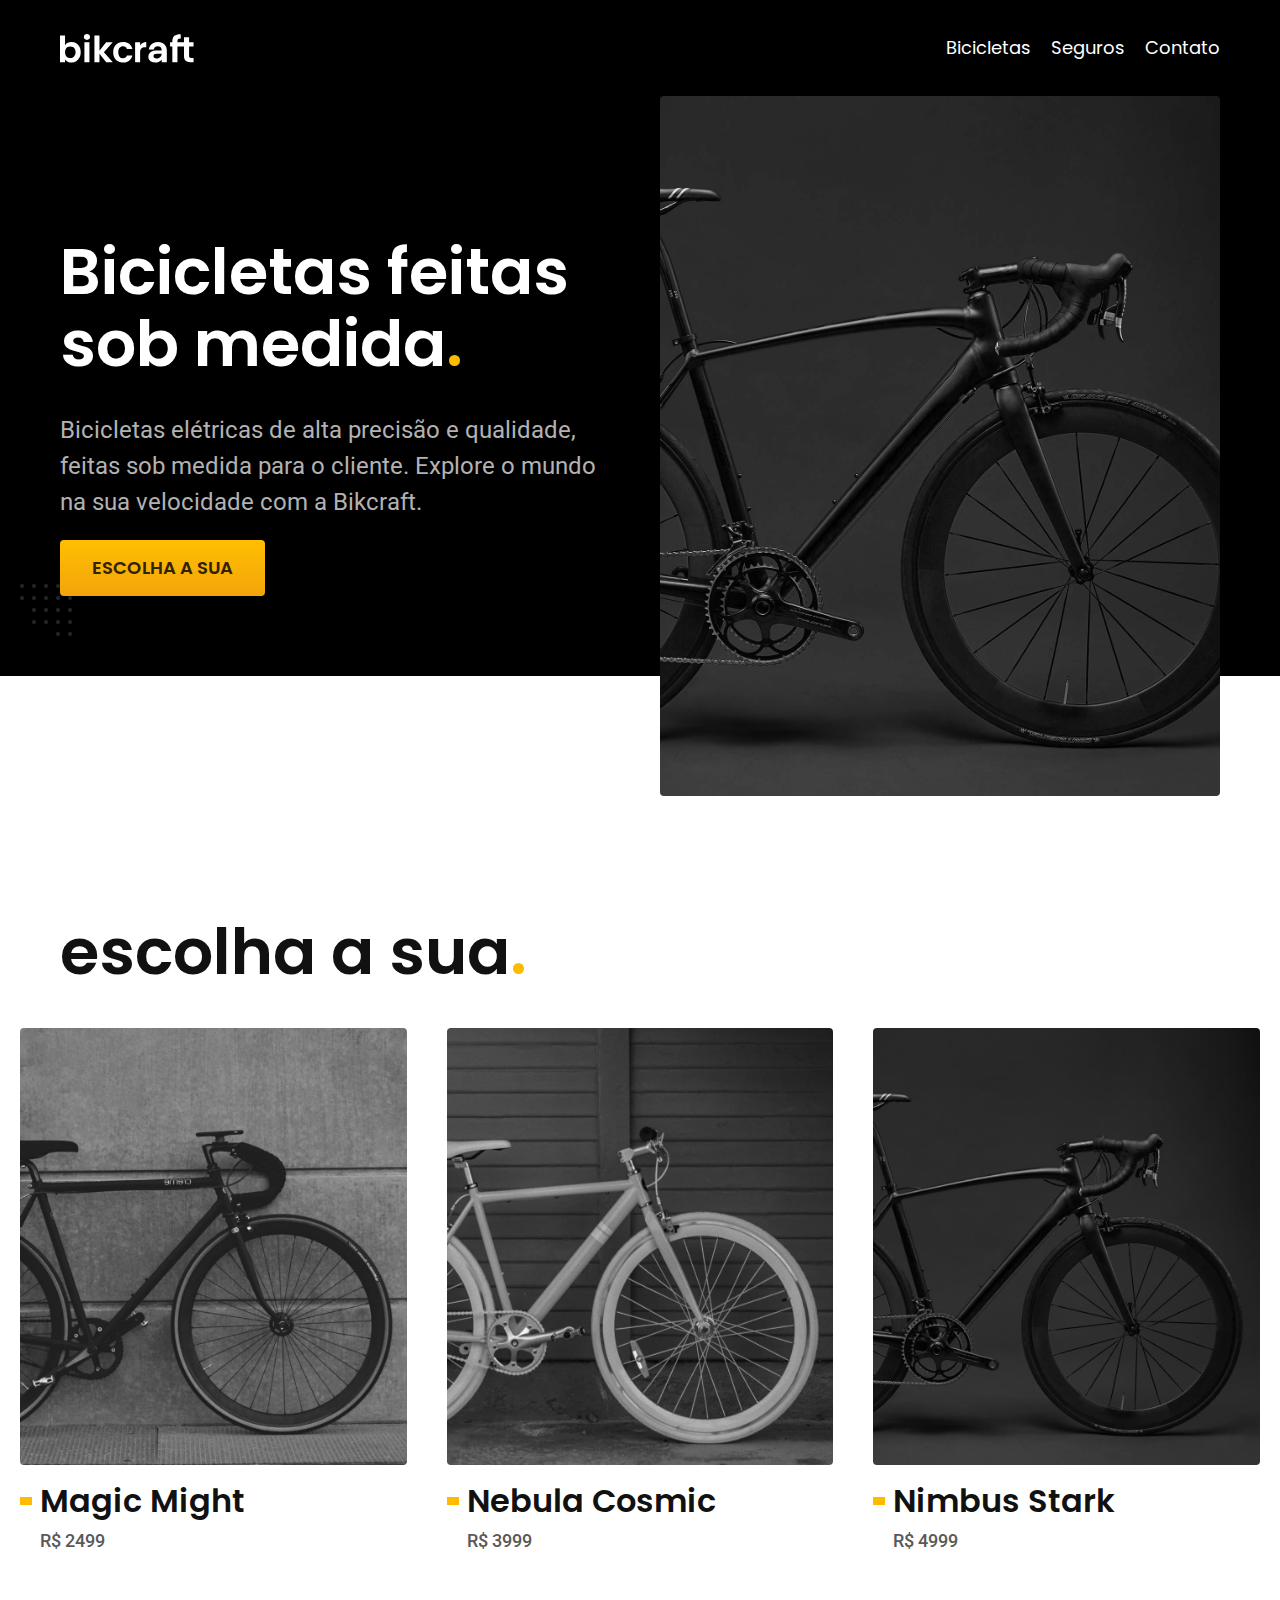
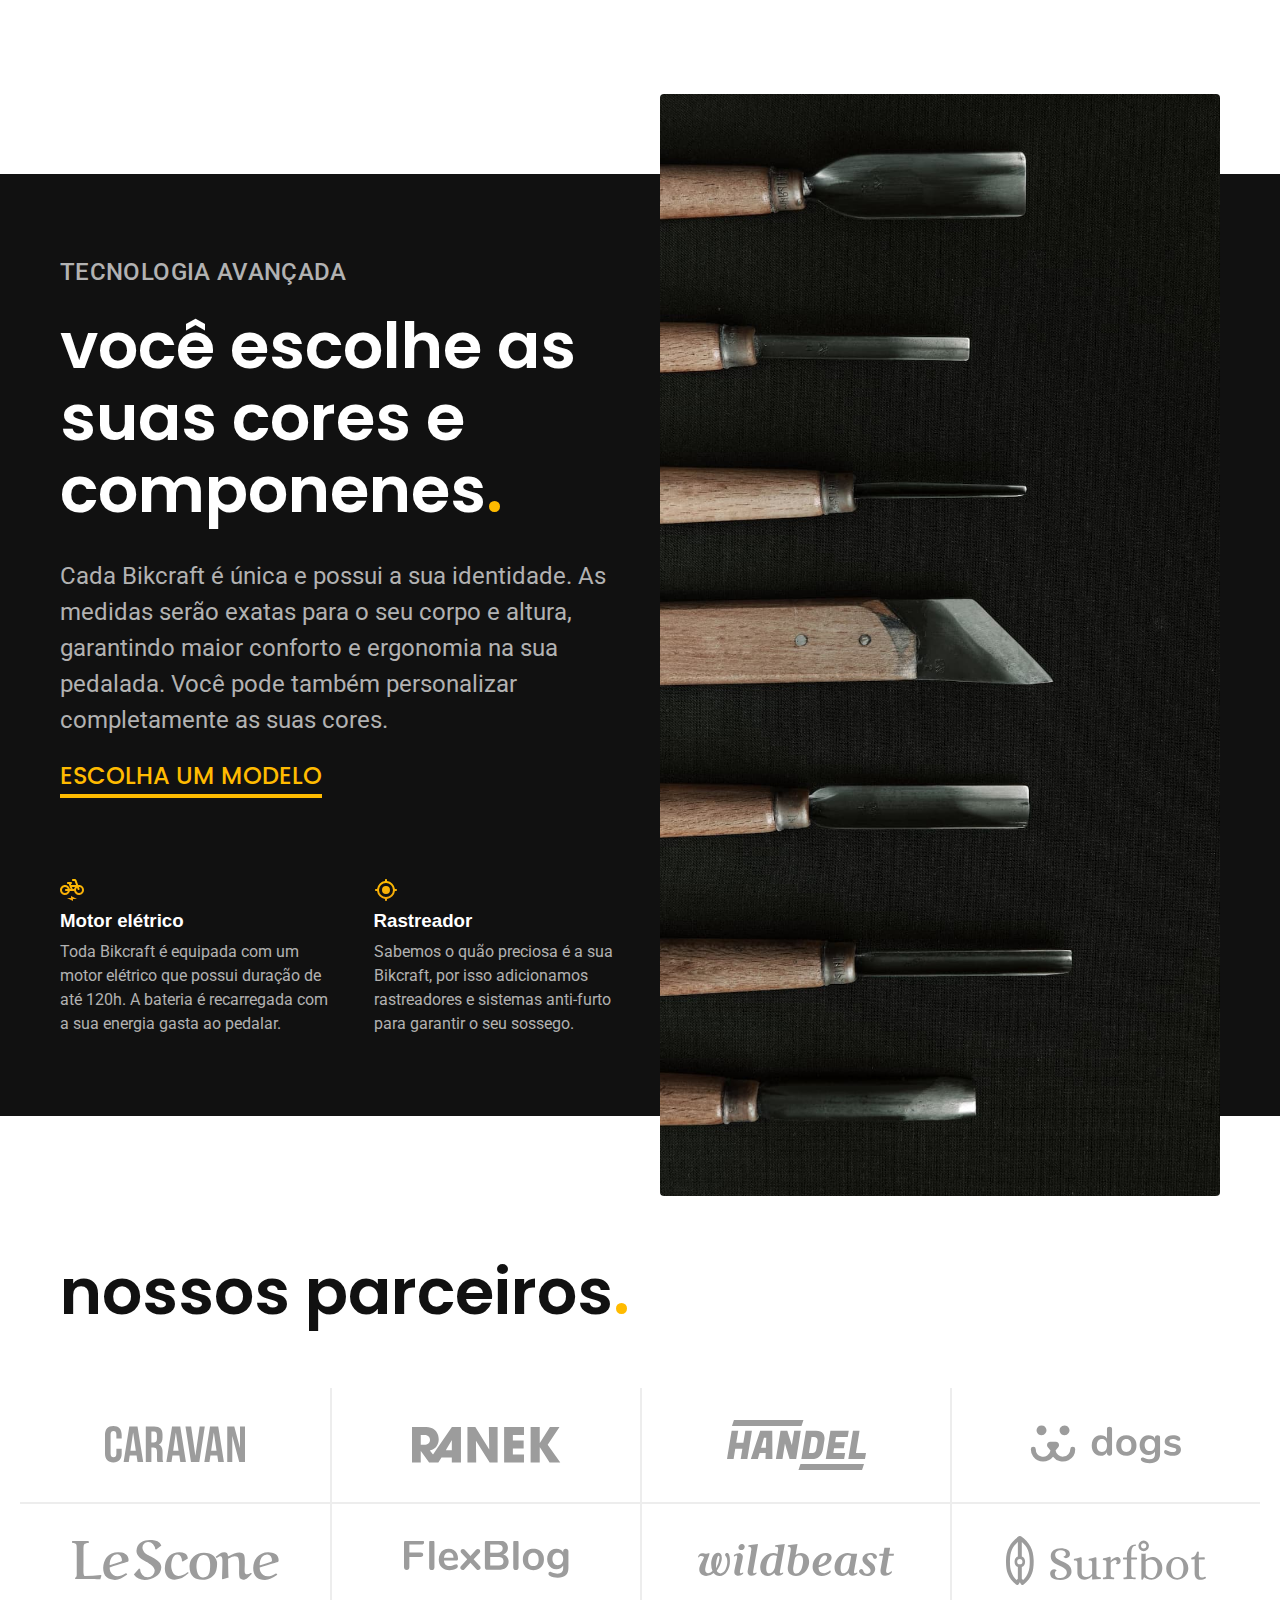
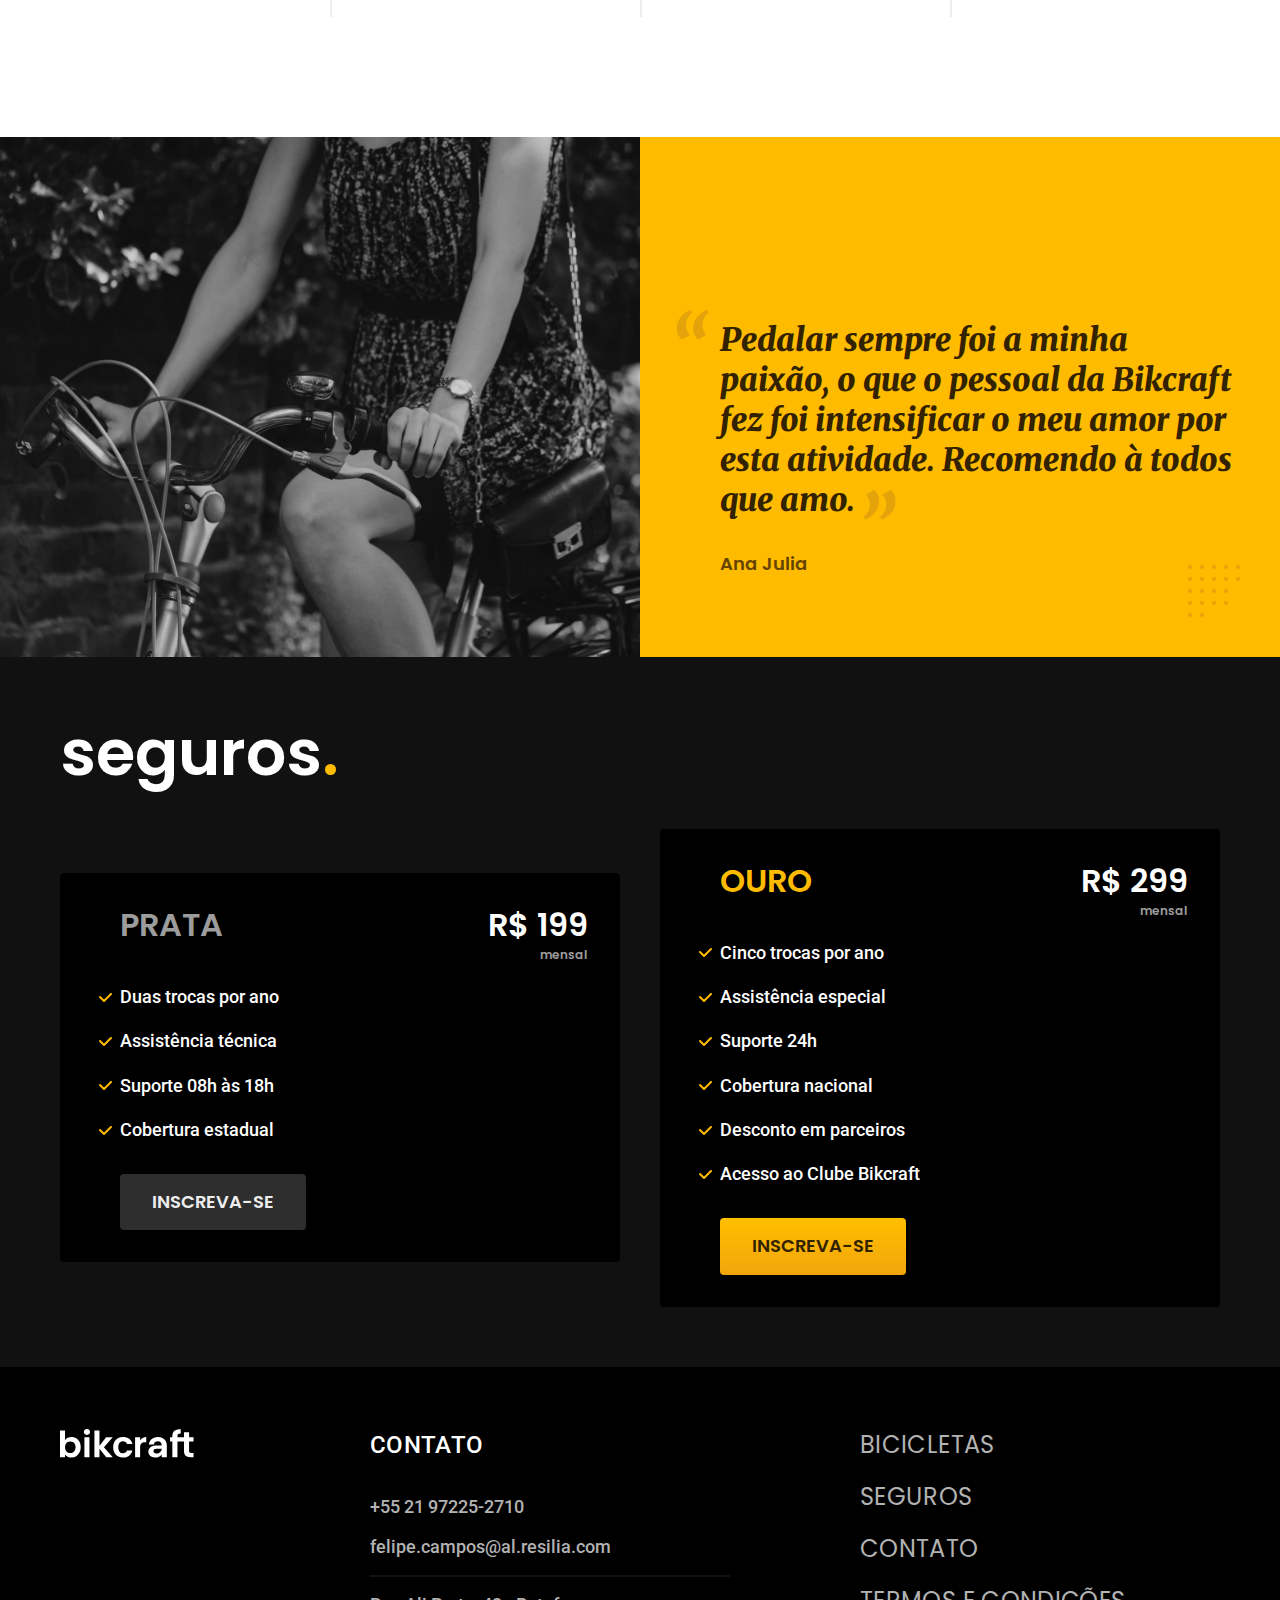
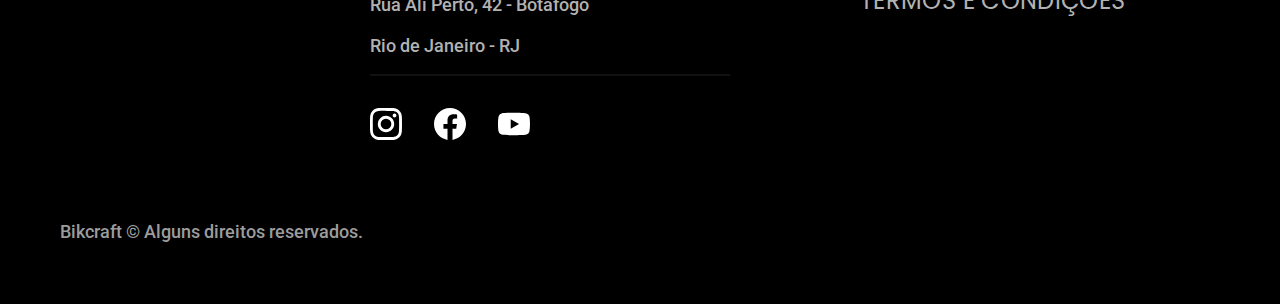
<file: index.html>
<!DOCTYPE html>
<html lang="pt-br">
<head>
    <meta charset="UTF-8">
    <meta http-equiv="X-UA-Compatible" content="IE=edge">
    <meta name="viewport" content="width=device-width, initial-scale=1.0">
    <meta name="description" content="Bicicletas elétricas de alta precisão e qualidade,  feitas sob medida para o cliente. Explore o mundo na sua velocidade com a Bikcraft.">
    <link rel="icon" type="image/x-icon" href="favicon.svg">
    <title>Bikcraft</title>
    <link rel="preconnect" href="https://fonts.googleapis.com">
    <link rel="preconnect" href="https://fonts.gstatic.com" crossorigin>
    <link href="https://fonts.googleapis.com/css2?family=Merriweather:ital,wght@1,900&family=Poppins:wght@400;600&family=Roboto:wght@400;500&display=swap" rel="stylesheet">
    <link rel="preload" href="css/style.min.css" as="style">
    <link rel="stylesheet" href="css/style.min.css">

    <script>document.documentElement.classList.add('js')</script>
</head>
<body>
    <header class="header-bg">
        <div class="header-container container">
            <a href="./"><img src="./img/bikcraft.svg" alt="Bikcraft"></a>
            <nav aria-label="primaria">
            <ul class="header-menu font-1-m cor-0">
                <li><a href="bicicletas.html">Bicicletas</a></li>
                <li><a href="seguros.html">Seguros</a></li>
                <li><a href="contato.html">Contato</a></li>
            </ul>
        </nav>
        </div>
    </header>

    <main class="intro-bg">
        <div class="container introducao">
            <div class="introducao-conteudo">
                <h1 class="font-1-xxl cor-0 fadeInDown" data-anime="200" >Bicicletas feitas sob medida<span class="cor-p1">.</span></h1>
                <p class="font-2-l cor-5 fadeInDown" data-anime="400">Bicicletas elétricas de alta precisão e qualidade,  feitas sob medida para o cliente. Explore o mundo na sua velocidade com a Bikcraft.</p>
                <a class="botao fadeInDown" href="bicicletas.html" data-anime="600">Escolha a sua</a>
            </div>
            <picture data-anime="800" class="fadeInDown">
                <source media="(max-width: 800px)" srcset="./img/bicicletas/nimbus.jpg">
                <img src="./img/fotos/introducao.jpg" alt="Bicidleta Eletrica preta">
            </picture>
            <div class="introducao-imagem">
                
            </div>
        </div>
    </main>

    <article class="bicicletas-lista">
        <h2 class="container font-1-xxl">escolha a sua<span class="cor-p1">.</span></h2>

        <ul>
            <li>
                <a href="./bicicletas/magic.html">
                    <img src="./img/bicicletas/magic-home.jpg" alt="Bicicleta preta">
                    <h3 class="font-1-xl ">Magic Might</h3>
                    <span class="font-2-m cor-8">R$ 2499</span>
                </a>
            </li>
            <li>
                <a href="./bicicletas/nebula.html">
                    <img src="./img/bicicletas/nebula-home.jpg" alt="Bicicleta preta">
                    <h3 class="font-1-xl ">Nebula Cosmic</h3>
                    <span class="font-2-m cor-8">R$ 3999</span>
                </a>
            </li>
            <li>
                <a href="./bicicletas/nimbus.html">
                    <img src="./img/bicicletas/nimbus-home.jpg" alt="Bicicleta preta">
                    <h3 class="font-1-xl ">Nimbus Stark</h3>
                    <span class="font-2-m cor-8">R$ 4999</span>
                </a>
            </li>
        </ul>
    </article>

    <article class="tecnologia-bg">
        <div class="tecnologia container">
            <div class="tecnologia-conteudo">
                <span class="font-2-l-b cor-5">Tecnologia Avançada</span>
                <h2 class="font-1-xxl cor-0">você escolhe as suas cores e componenes<span class="cor-p1">.</span></h2>
                <p class="font-2-l cor-5">Cada Bikcraft é única e possui a sua identidade. As medidas serão exatas para o seu corpo e altura, garantindo maior conforto e ergonomia na sua pedalada. Você pode também personalizar completamente as suas cores.</p>
                <a class="link" href="./bicicletas.html">Escolha um modelo</a>
                <div class="tecnologia-vantagem">
                    <div>
                        <img src="./img/icones/eletrica.svg" alt="">
                        <h3 class="gont-1-m cor-0">Motor elétrico</h3>
                        <p class="font-2-s cor-5">Toda Bikcraft é equipada com um motor elétrico que possui duração de até 120h. A bateria é recarregada com a sua energia gasta ao pedalar.</p>
                    </div>
                    <div>
                        <img src="./img/icones/rastreador.svg" alt="">
                        <h3 class="gont-1-m cor-0">Rastreador</h3>
                        <p class="font-2-s cor-5" >Sabemos o quão preciosa é a sua Bikcraft, por isso adicionamos rastreadores e sistemas anti-furto para garantir o seu sossego.</p>
                    </div>
                </div>
            </div>
            <div class="tecnologia-imagem">
                <img src="./img/fotos/tecnologia.jpg" alt="imagem decorativa">
            </div>
        </div>
    </article>

    <section class="parceiros" aria-label="nossos parceiros">
        <h2 class="container font-1-xxl">nossos parceiros<span class="cor-p1">.</span></h2>

        <ul>
            <li><img src="./img/parceiros/caravan.svg" alt="caravan"></li>
            <li><img src="./img/parceiros/ranek.svg" alt="ranek"></li>
            <li><img src="./img/parceiros/handel.svg" alt="handel"></li>
            <li><img src="./img/parceiros/dogs.svg" alt="dogs"></li>
            <li><img src="./img/parceiros/lescone.svg" alt="lescone"></li>
            <li><img src="./img/parceiros/flexblog.svg" alt="flexblog"></li>
            <li><img src="./img/parceiros/wildbeast.svg" alt="wildbeast"></li>
            <li><img src="./img/parceiros/surfbot.svg" alt="surfbot"></li>
        </ul>
    </section>

    <section class="depoimento" aria-label="depoimento">
        <div>
            <img src="./img/fotos/depoimento.jpg" alt="Pessoa pedalando uma bicicleta bikcraft">
        </div>
        <div class="depoimento-conteudo">
            <blockquote class="font-1-xl cor-p5">
                <p >Pedalar sempre foi a minha paixão, o que o pessoal da Bikcraft fez foi intensificar o meu amor por esta atividade. Recomendo à todos que amo.</p> 
            </blockquote>
            <span class="font-1-m-b cor-p4">Ana Julia</span>
        </div>
    </section>
    <article class="seguros-bg">
        <div class="seguros container">
            <h2 class="font-1-xxl cor-0">seguros<span class="cor-p1">.</span></h2>
            <div class="seguros-item">
                <h3 class="font-1-xl cor-6">PRATA</h3>
                <span class="font-1-xl cor-0">R$ 199 <span class="font-1-xs cor-6">mensal</span></span>
                <ul class="font-2-m cor-0">
                    <li>Duas trocas por ano</li>
                    <li>Assistência técnica</li>
                    <li>Suporte 08h às 18h</li>
                    <li>Cobertura estadual</li>
                </ul>
                <a class="botao secundario" href="./orcamento.html?tipo=seguro&produto=prata">Inscreva-se</a>
            </div>

            <div class="seguros-item">
                <h3 class="font-1-xl cor-p1">OURO</h3>
                <span class="font-1-xl cor-0">R$ 299 <span class="font-1-xs cor-6">mensal</span></span>
                <ul class="font-2-m cor-0">
                    <li>Cinco trocas por ano</li>
                    <li>Assistência especial</li>
                    <li>Suporte 24h</li>
                    <li>Cobertura nacional</li>
                    <li>Desconto em parceiros</li>
                    <li>Acesso ao Clube Bikcraft</li>
                </ul>
                <a class="botao" href="./orcamento.html?tipo=seguro&produto=ouro">Inscreva-se</a>
            </div>
        </div>
    </article>
    <footer class="footer-bg">
        <div class="footer container">
            <img src="./img/bikcraft.svg" alt="bikcraft">
            <div class="footer-contato">
                <h3 class="font-2-l-b cor-0">Contato</h3>
                <ul class="cor-5 font-2-m">
                    <li><a href="tel:+5521972252710">+55 21 97225-2710</a></li>
                    <li><a href="mailto:felipe.campos@al.resilia.com">felipe.campos@al.resilia.com</a></li>
                    <li>Rua Ali Perto, 42 - Botafogo</li>
                    <li>Rio de Janeiro - RJ</li>
                </ul>
                <div class="footer-redes">
                    <a href="./"><img src="./img/redes/instagram.svg" alt="instagram link"></a>
                    <a href="./"><img src="./img/redes/facebook.svg" alt="facebook link"></a>
                    <a href="./"><img src="./img/redes/youtube.svg" alt="youtube link"></a>
                </div>
            </div>
            <div class="footer-informacoes">
                <h3 class="font-2-l-b cor-0">
                    <nav>
                        <ul class="font-1-l cor-5">
                            <li><a href="./bicicletas.html">Bicicletas</a></li>
                            <li><a href="./seguros.html">Seguros</a></li>
                            <li><a href="./contato.html">Contato</a></li>
                            <li><a href="./termos.html">Termos e Condições</a></li>
                        </ul>
                    </nav>
                </h3>
            </div>
            <div class="font-2-m cor-6 footer-copy">
                <p>Bikcraft © Alguns direitos reservados.</p>
            </div>
        </div>
    </footer>
    <script src="./js/plugins/simple-anime.js "></script>
    <script src="./js/script.js"></script>
</body>
</html>
</file>
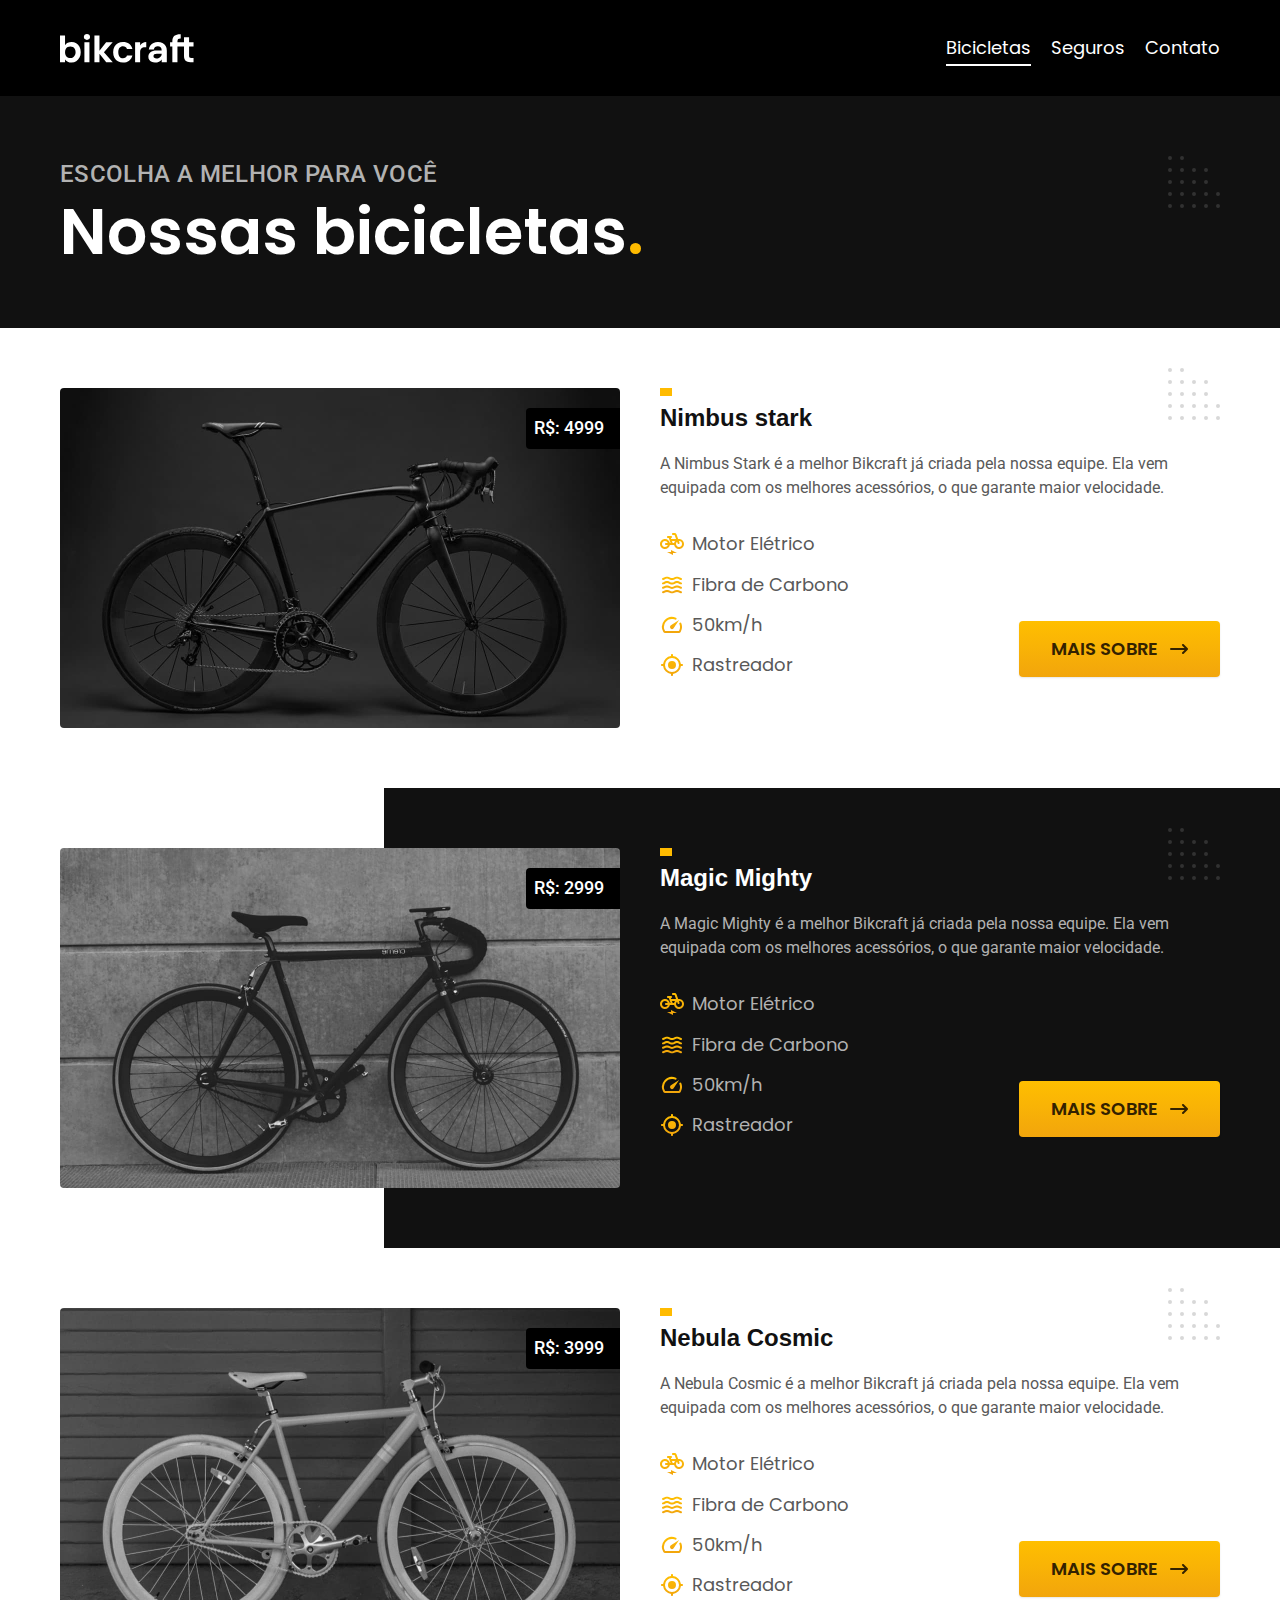
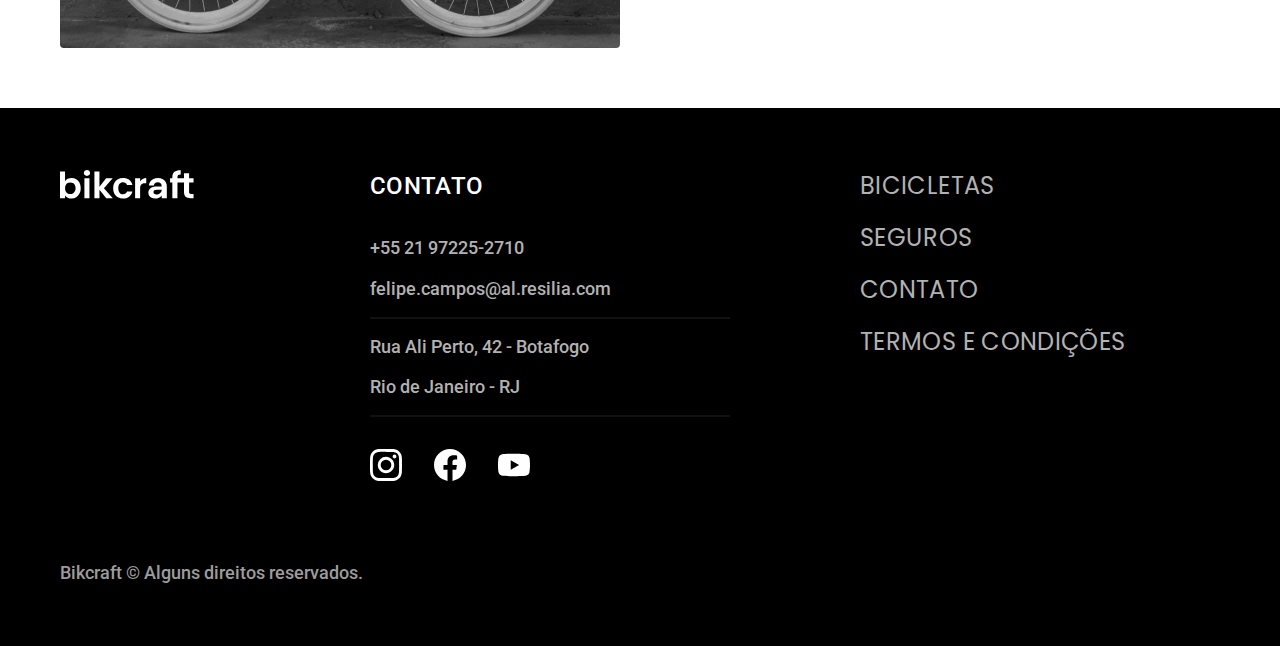
<file: bicicletas.html>
<!DOCTYPE html>
<html lang="pt-br">
<head>
    <meta charset="UTF-8">
    <meta http-equiv="X-UA-Compatible" content="IE=edge">
    <meta name="viewport" content="width=device-width, initial-scale=1.0">
    <meta name="description" content="Termos e condições">
    <link rel="icon" type="image/x-icon" href="favicon.svg">
    <title>Bicicletas - Bikcraft</title>
    <link rel="preconnect" href="https://fonts.googleapis.com">
    <link rel="preconnect" href="https://fonts.gstatic.com" crossorigin>
    <link href="https://fonts.googleapis.com/css2?family=Merriweather:ital,wght@1,900&family=Poppins:wght@400;600&family=Roboto:wght@400;500&display=swap" rel="stylesheet">
    <link rel="preload" href="css/style.min.css" as="style">
    <link rel="stylesheet" href="css/style.min.css">
    <script>document.documentElement.classList.add('js')</script>
</head>
<body id="bicicletas">
    <header class="header-bg">
        <div class="header-container container">
            <a href="./"><img src="./img/bikcraft.svg" alt="Bikcraft"></a>
            <nav aria-label="primaria">
            <ul class="header-menu font-1-m cor-0">
                <li><a href="bicicletas.html">Bicicletas</a></li>
                <li><a href="seguros.html">Seguros</a></li>
                <li><a href="contato.html">Contato</a></li>
            </ul>
        </nav>
        </div>
    </header>

    <main>
        <div class="titulo-bg">
            <div class="titulo container">
                <p class="font-2-l-b cor-5">Escolha a melhor para você</p>
                <h1 class="font-1-xxl cor-0"> Nossas bicicletas<span class="cor-p1">.</span></h1>
            </div>
        </div>

        <div class="bicicletas container">
            <div class="bicicletas-imagem">
                <img src="./img/bicicletas/nimbus.jpg" alt="bicicleta preta">
                <span class="font-2-m cor-0">R$: 4999</span>
            </div>
            <div class="bicicletas-conteudo">
                <h2 class="font-1-x-l">Nimbus stark</h2>
                <p class="font-2-s cor-8">A Nimbus Stark é a melhor Bikcraft já criada pela nossa equipe. Ela vem equipada com os melhores acessórios, o que garante maior velocidade.</p>
                <ul class="font-1-m cor-8">
                    <li><img src="./img/icones/eletrica.svg" alt="">Motor Elétrico</li>
                    <li><img src="./img/icones/carbono.svg" alt="">Fibra de Carbono</li>
                    <li><img src="./img/icones/velocidade.svg" alt="">50km/h</li>
                    <li><img src="./img/icones/rastreador.svg" alt="">Rastreador</li>
                </ul>
                <a class="botao seta" href="./bicicletas/nimbus.html">Mais Sobre</a>
            </div>
        </div>

        <div class="bicicletas-bg">
            <div class="bicicletas container">
                <div class="bicicletas-imagem">
                    <img src="./img/bicicletas/magic.jpg" alt="bicicleta preta">
                    <span class="font-2-m cor-0">R$: 2999</span>
                </div>
                <div class="bicicletas-conteudo">
                    <h2 class="font-1-x-l cor-0">Magic Mighty</h2>
                    <p class="font-2-s cor-5">A Magic Mighty é a melhor Bikcraft já criada pela nossa equipe. Ela vem equipada com os melhores acessórios, o que garante maior velocidade.</p>
                    <ul class="font-1-m cor-5">
                        <li><img src="./img/icones/eletrica.svg" alt="">Motor Elétrico</li>
                        <li><img src="./img/icones/carbono.svg" alt="">Fibra de Carbono</li>
                        <li><img src="./img/icones/velocidade.svg" alt="">50km/h</li>
                        <li><img src="./img/icones/rastreador.svg" alt="">Rastreador</li>
                    </ul>
                    <a class="botao seta" href="./bicicletas/magic.html">Mais Sobre</a>
                </div>
            </div>
        </div>

        <div class="bicicletas container">
            <div class="bicicletas-imagem">
                <img src="./img/bicicletas/nebula.jpg" alt="bicicleta preta">
                <span class="font-2-m cor-0">R$: 3999</span>
            </div>
            <div class="bicicletas-conteudo">
                <h2 class="font-1-x-l">Nebula Cosmic</h2>
                <p class="font-2-s cor-8">A Nebula Cosmic é a melhor Bikcraft já criada pela nossa equipe. Ela vem equipada com os melhores acessórios, o que garante maior velocidade.</p>
                <ul class="font-1-m cor-8">
                    <li><img src="./img/icones/eletrica.svg" alt="">Motor Elétrico</li>
                    <li><img src="./img/icones/carbono.svg" alt="">Fibra de Carbono</li>
                    <li><img src="./img/icones/velocidade.svg" alt="">50km/h</li>
                    <li><img src="./img/icones/rastreador.svg" alt="">Rastreador</li>
                </ul>
                <a class="botao seta" href="./bicicletas/nebula.html">Mais Sobre</a>
            </div>
        </div>
    </main>

    <footer class="footer-bg">
        <div class="footer container">
            <img src="./img/bikcraft.svg" alt="bikcraft">
            <div class="footer-contato">
                <h3 class="font-2-l-b cor-0">Contato</h3>
                <ul class="cor-5 font-2-m">
                    <li><a href="tel:+5521972252710">+55 21 97225-2710</a></li>
                    <li><a href="mailto:felipe.campos@al.resilia.com">felipe.campos@al.resilia.com</a></li>
                    <li>Rua Ali Perto, 42 - Botafogo</li>
                    <li>Rio de Janeiro - RJ</li>
                </ul>
                <div class="footer-redes">
                    <a href="./"><img src="./img/redes/instagram.svg" alt="instagram link"></a>
                    <a href="./"><img src="./img/redes/facebook.svg" alt="facebook link"></a>
                    <a href="./"><img src="./img/redes/youtube.svg" alt="youtube link"></a>
                </div>
            </div>
            <div class="footer-informacoes">
                <h3 class="font-2-l-b cor-0">
                    <nav>
                        <ul class="font-1-l cor-5">
                            <li><a href="./bicicletas.html">Bicicletas</a></li>
                            <li><a href="./seguros.html">Seguros</a></li>
                            <li><a href="./contato.html">Contato</a></li>
                            <li><a href="./termos.html">Termos e Condições</a></li>
                        </ul>
                    </nav>
                </h3>
            </div>
            <div class="font-2-m cor-6 footer-copy">
                <p>Bikcraft © Alguns direitos reservados.</p>
            </div>
        </div>
    </footer>

    <script src="./js/script.js"></script>
</body>
</html>
</file>
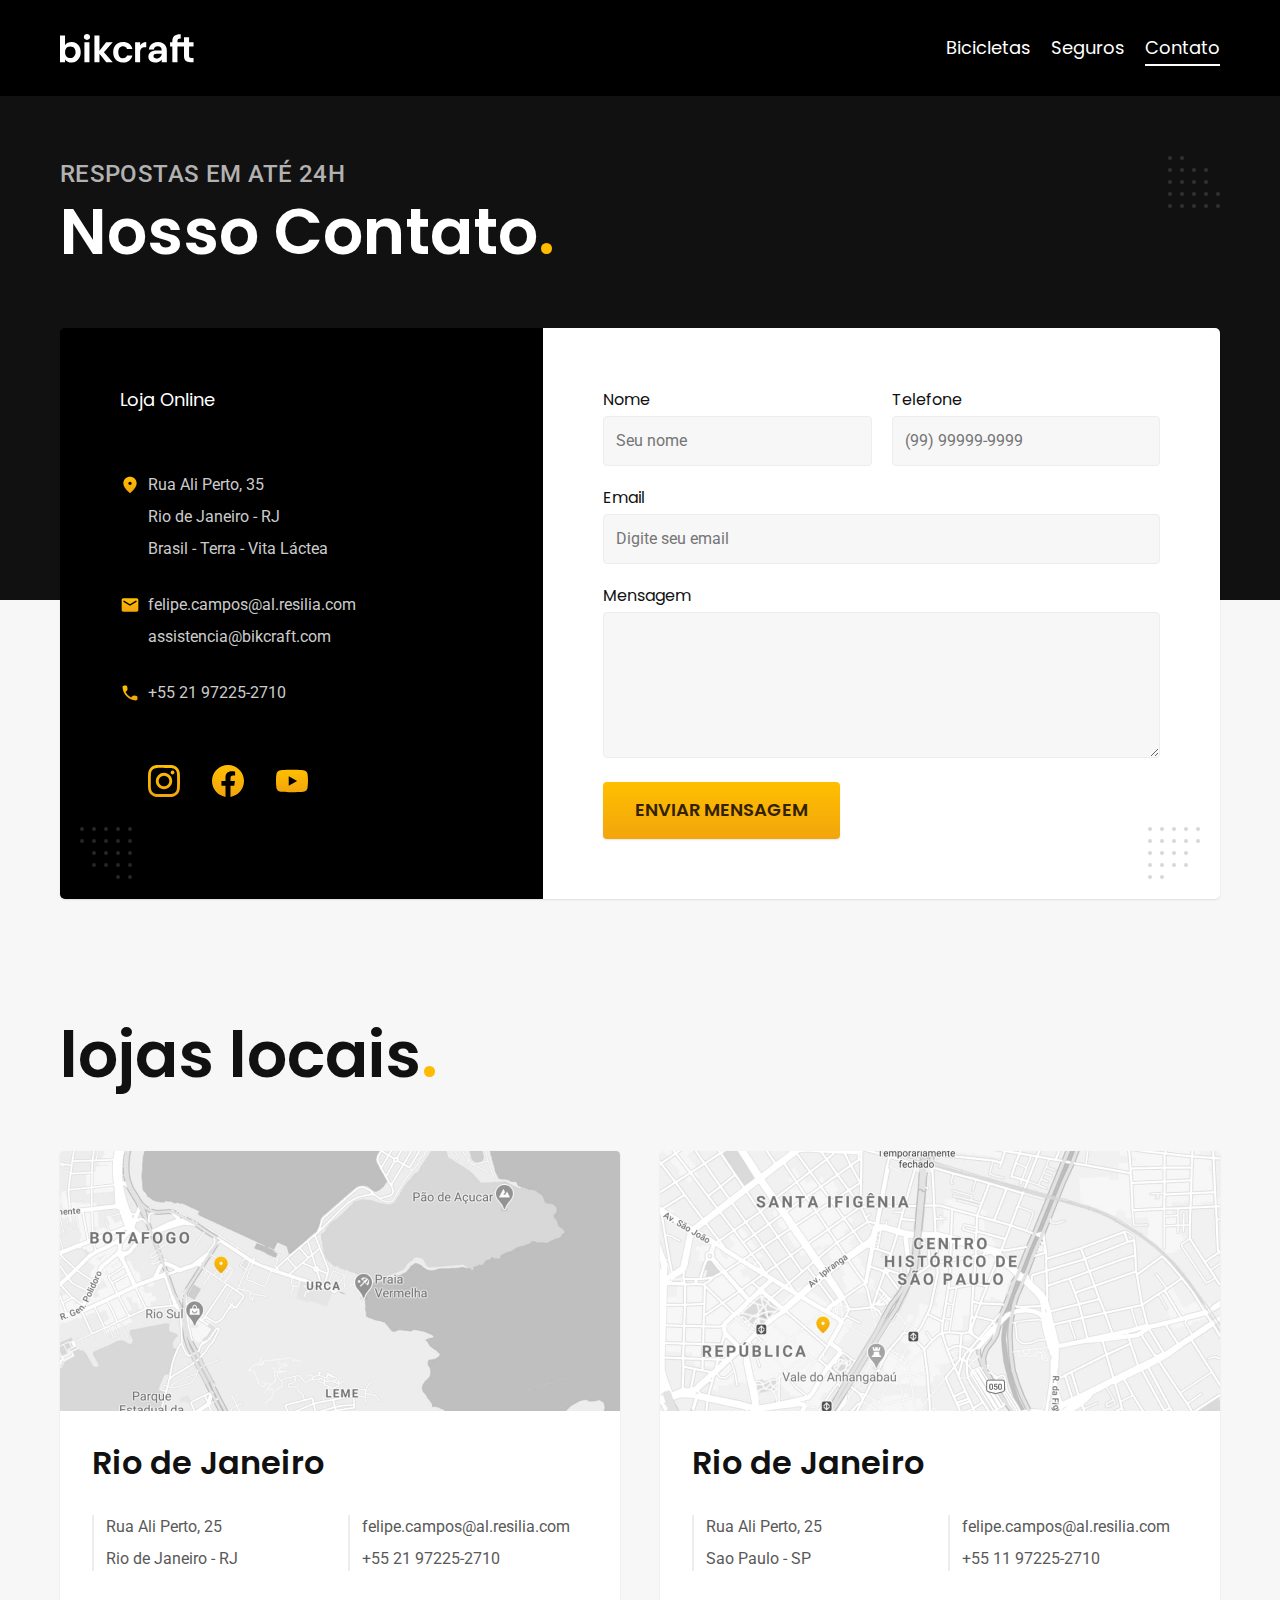
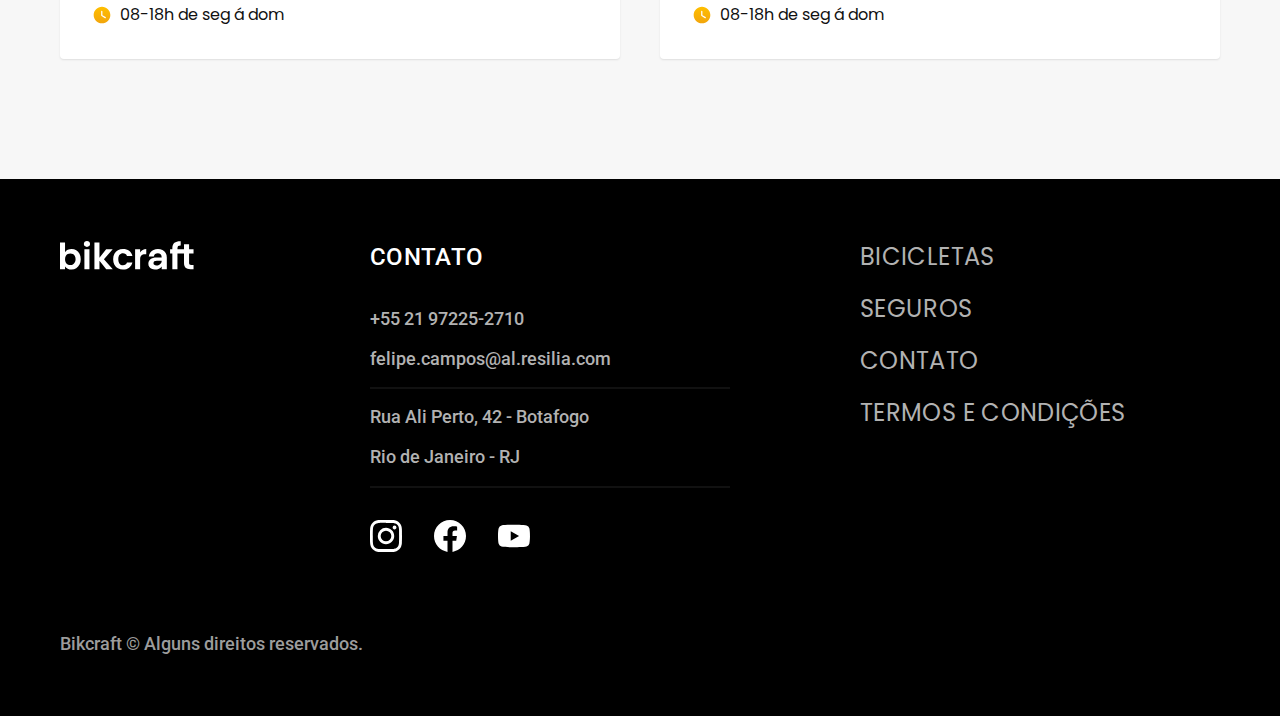
<file: contato.html>
<!DOCTYPE html>
<html lang="pt-br">
<head>
    <meta charset="UTF-8">
    <meta http-equiv="X-UA-Compatible" content="IE=edge">
    <meta name="viewport" content="width=device-width, initial-scale=1.0">
    <meta name="description" content="Termos e condições">
    <link rel="icon" type="image/x-icon" href="favicon.svg">
    <title>Contato - Bikcraft</title>
    <link rel="preconnect" href="https://fonts.googleapis.com">
    <link rel="preconnect" href="https://fonts.gstatic.com" crossorigin>
    <link href="https://fonts.googleapis.com/css2?family=Merriweather:ital,wght@1,900&family=Poppins:wght@400;600&family=Roboto:wght@400;500&display=swap" rel="stylesheet">
    <link rel="preload" href="css/style.min.css" as="style">
    <link rel="stylesheet" href="css/style.min.css">
    <script>document.documentElement.classList.add('js')</script>
</head>
<body id="contato">
    <header class="header-bg">
        <div class="header-container container">
            <a href="./"><img src="./img/bikcraft.svg" alt="Bikcraft"></a>
            <nav aria-label="primaria">
            <ul class="header-menu font-1-m cor-0">
                <li><a href="./bicicletas.html">Bicicletas</a></li>
                <li><a href="./seguros.html">Seguros</a></li>
                <li><a href="./contato.html">Contato</a></li>
            </ul>
        </nav>
        </div>
    </header>

    <main>
        <div class="titulo-bg">
            <div class="titulo container">
                <p class="font-2-l-b cor-5">Respostas em até 24h</p>
                <h1 class="font-1-xxl cor-0">Nosso Contato<span class="cor-p1">.</span></h1>
            </div>
        </div>

        <div class="container contato">
            <section aria-label="Endereço" class="contato-dados">
                <h2 class="font-1-m cor-0">Loja Online</h2>
                <div class="contato-endereco font-2-s cor-4">
                    <p>Rua Ali Perto, 35</p>
                    <p>Rio de Janeiro - RJ</p>
                    <p>Brasil - Terra - Vita Láctea</p>
                </div>
                <address class="contato-meios font-2-s cor-4">
                    <a href="mailto:felipe.campos@al.resilia.com">felipe.campos@al.resilia.com</a>
                    <a href="mailto:felipe.campos@al.resilia.com">assistencia@bikcraft.com</a>
                    <a href="tel:+5521972252710">+55 21 97225-2710</a>
                </address>
                <div class="contato-redes">
                    <a href="./"><img src="./img/redes/instagram-p.svg" alt="instagram link"></a>
                    <a href="./"><img src="./img/redes/facebook-p.svg" alt="facebook link"></a>
                    <a href="./"><img src="./img/redes/youtube-p.svg" alt="youtube link"></a>
                </div>
            </section>
            <section aria-label="Formulário" class="contato-formulario">
                <form class="form" action="./contato.html">
                    <div>
                        <label for="nome">Nome</label>
                        <input type="text" id="nome" name="nome" placeholder="Seu nome">
                    </div>
                    <div>
                        <label for="telefone">Telefone</label>
                        <input type="text" id="telefone" name="telefone" placeholder="(99) 99999-9999">
                    </div>
                    <div class="col-2">
                        <label for="email">Email</label>
                        <input type="email" id="email" name="email" placeholder="Digite seu email">
                    </div>
                    <div class="col-2">
                        <label for="mensagem">Mensagem</label>
                        <textarea rows="5" id="mensagem" name="mensagem"></textarea>
                    </div>
                    <button class="botao col-2">Enviar Mensagem</button>
                </form>
            </section>
        </div>
    </main>

    <article class="lojas container">
        <h2 class="font-1-xxl">lojas locais<span class="cor-p1">.</span></h2>
        <div class="lojas-item">
            <img src="./img/lojas/rj.jpg" alt=" mapa margando o endereço em rua aliperto, 25, Rio de Janeiro, RJ">
            <div class="lojas-conteudo">
                <h3 class="font-1-xl">Rio de Janeiro</h3>
                <div class="lojas-dados font-2-s cor-8 ">
                    <p>Rua Ali Perto, 25</p>
                    <p>Rio de Janeiro - RJ</p>
                </div>
                <div class="lojas-dados font-2-s cor-8 ">
                    <a href="mailto:felipe.campos@al.resilia.com">felipe.campos@al.resilia.com</a>
                    <a href="tel:+5521972252710">+55 21 97225-2710</a>
                </div>
                <p class="lojas-tempo font-1-s"><img src="./img/icones/horario.svg" alt="">08-18h de seg á dom</p>
            </div>
        </div>
        <div class="lojas-item">
            <img src="./img/lojas/sp.jpg" alt=" mapa margando o endereço em rua aliperto, 25, São Paulo, SP">
            <div class="lojas-conteudo">
                <h3 class="font-1-xl">Rio de Janeiro</h3>
                <div class="lojas-dados font-2-s cor-8 ">
                    <p>Rua Ali Perto, 25</p>
                    <p>Sao Paulo - SP</p>
                </div>
                <div class="lojas-dados font-2-s cor-8 ">
                    <a href="mailto:felipe.campos@al.resilia.com">felipe.campos@al.resilia.com</a>
                    <a href="tel:+5521972252710">+55 11 97225-2710</a>
                </div>
                <p class="lojas-tempo font-1-s"><img src="./img/icones/horario.svg" alt="">08-18h de seg á dom</p>
            </div>
        </div>
    </article>

    <footer class="footer-bg">
        <div class="footer container">
            <img src="./img/bikcraft.svg" alt="bikcraft">
            <div class="footer-contato">
                <h3 class="font-2-l-b cor-0">Contato</h3>
                <ul class="cor-5 font-2-m">
                    <li><a href="tel:+5521972252710">+55 21 97225-2710</a></li>
                    <li><a href="mailto:felipe.campos@al.resilia.com">felipe.campos@al.resilia.com</a></li>
                    <li>Rua Ali Perto, 42 - Botafogo</li>
                    <li>Rio de Janeiro - RJ</li>
                </ul>
                <div class="footer-redes">
                    <a href="./"><img src="./img/redes/instagram.svg" alt="instagram link"></a>
                    <a href="./"><img src="./img/redes/facebook.svg" alt="facebook link"></a>
                    <a href="./"><img src="./img/redes/youtube.svg" alt="youtube link"></a>
                </div>
            </div>
            <div class="footer-informacoes">
                <h3 class="font-2-l-b cor-0">
                    <nav>
                        <ul class="font-1-l cor-5">
                            <li><a href="./bicicletas.html">Bicicletas</a></li>
                            <li><a href="./seguros.html">Seguros</a></li>
                            <li><a href="./contato.html">Contato</a></li>
                            <li><a href="./termos.html">Termos e Condições</a></li>
                        </ul>
                    </nav>
                </h3>
            </div>
            <div class="font-2-m cor-6 footer-copy">
                <p>Bikcraft © Alguns direitos reservados.</p>
            </div>
        </div>
    </footer>

    <script src="./js/script.js"></script>
</body>
</html>
</file>
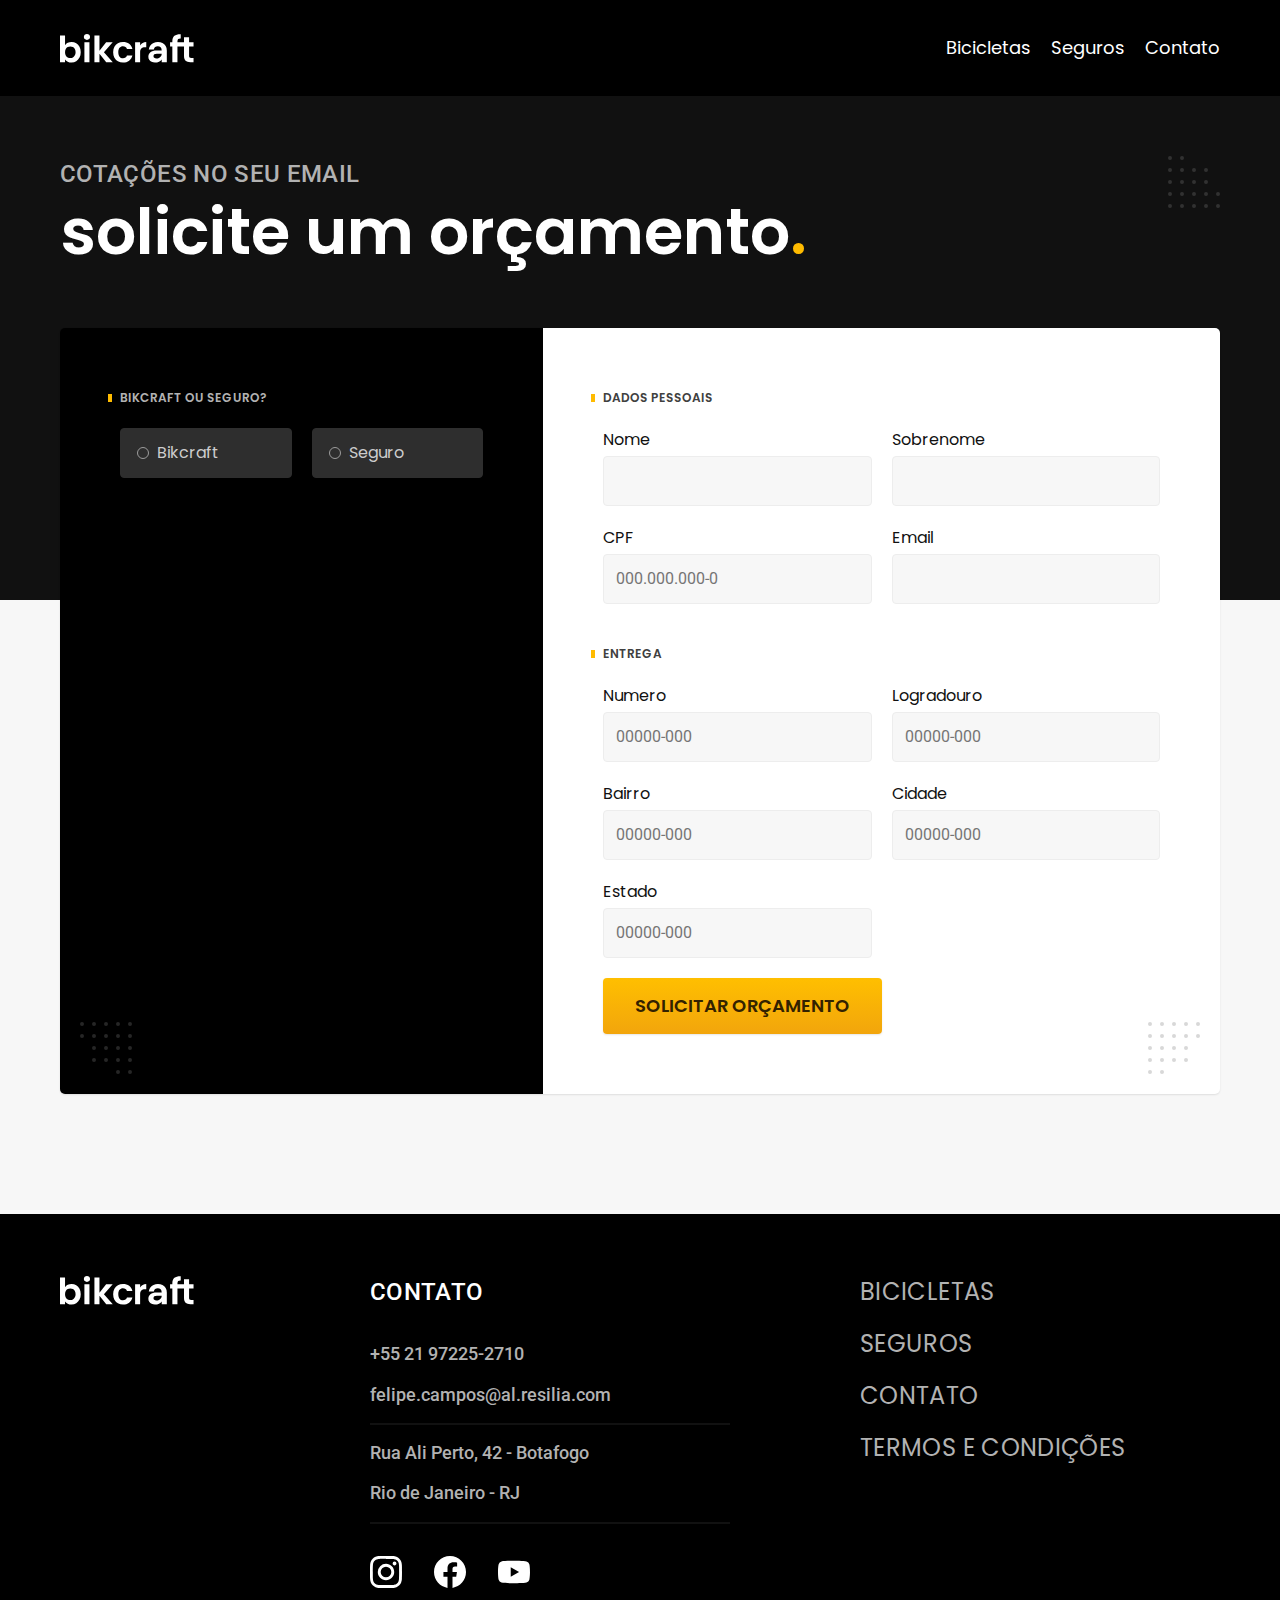
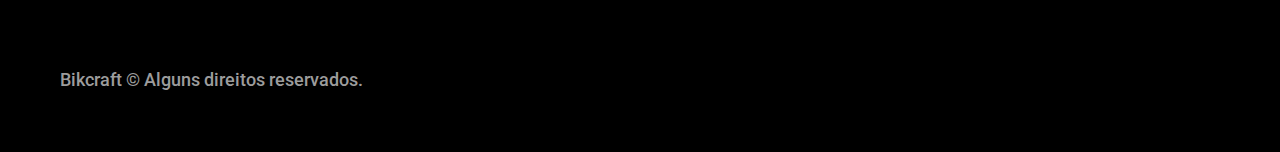
<file: orcamento.html>
<!DOCTYPE html>
<html lang="pt-br">
<head>
    <meta charset="UTF-8">
    <meta http-equiv="X-UA-Compatible" content="IE=edge">
    <meta name="viewport" content="width=device-width, initial-scale=1.0">
    <meta name="description" content="Termos e condições">
    <link rel="icon" type="image/x-icon" href="favicon.svg">
    <title>Orçamento - Bikcraft</title>
    <link rel="preconnect" href="https://fonts.googleapis.com">
    <link rel="preconnect" href="https://fonts.gstatic.com" crossorigin>
    <link href="https://fonts.googleapis.com/css2?family=Merriweather:ital,wght@1,900&family=Poppins:wght@400;600&family=Roboto:wght@400;500&display=swap" rel="stylesheet">
    <link rel="preload" href="css/style.min.css" as="style">
    <link rel="stylesheet" href="css/style.min.css">
    <script>document.documentElement.classList.add('js')</script>
</head>
<body id="orcamento">
    <header class="header-bg">
        <div class="header-container container">
            <a href="./"><img src="./img/bikcraft.svg" alt="Bikcraft"></a>
            <nav aria-label="primaria">
            <ul class="header-menu font-1-m cor-0">
                <li><a href="bicicletas.html">Bicicletas</a></li>
                <li><a href="seguros.html">Seguros</a></li>
                <li><a href="contato.html">Contato</a></li>
            </ul>
        </nav>
        </div>
    </header>

    <main>
        <div class="titulo-bg">
            <div class="titulo container">
                <p class="font-2-l-b cor-5">Cotações no seu email</p>
                <h1 class="font-1-xxl cor-0">solicite um orçamento<span class="cor-p1">.</span></h1>
            </div>
        </div>

        <form class="orcamento container" action="./">
            <div class="orcamento-produto">
                <h2 class="font-1-xs cor-5">Bikcraft ou seguro?</h2>
                <input type="radio" name="tipo" value="bikcraft" id="bikcraft">
                <label for="bikcraft">Bikcraft</label>

                <input type="radio" name="tipo" value="seguro" id="seguro">
                <label for="seguro">Seguro</label>

                <div class="orcamento-conteudo" id="orcamento-bikcraft">
                    <h2 class="font-1-xs cor-5">Escolha a Sua</h2>

                    <input type="radio" name="produto" value="nimbus" id="nimbus">
                    <label for="nimbus">Nimbus Stark <span>R$ 4999</span></label>
                    <div class="orcamento-detalhes">
                        <ul class="font-1-xs cor-8">
                            <li><img src="./img/icones/eletrica.svg" alt="">Motor elétrico</li>
                            <li><img src="./img/icones/carbono.svg" alt="">Carbono</li>
                            <li><img src="./img/icones/velocidade.svg" alt="">50 km/h</li>
                            <li><img src="./img/icones/rastreador.svg" alt="">Tastreador</li>
                        </ul>
                        <img src="./img/bicicletas/nimbus.jpg" alt="bicicleta preta">
                    </div>

                    <input type="radio" name="produto" value="magic" id="magic">
                    <label for="magic">Magic Mighty <span>R$ 2499</span></label>
                    <div class="orcamento-detalhes">
                        <ul class="font-1-xs cor-8">
                            <li><img src="./img/icones/eletrica.svg" alt="">Motor elétrico</li>
                            <li><img src="./img/icones/carbono.svg" alt="">Carbono</li>
                            <li><img src="./img/icones/velocidade.svg" alt="">45 km/h</li>
                            <li><img src="./img/icones/rastreador.svg" alt="">Tastreador</li>
                        </ul>
                        <img src="./img/bicicletas/magic.jpg" alt="bicicleta preta">
                    </div>

                    <input type="radio" name="produto" value="nebula" id="nebula">
                    <label for="nebula">Nebula Cosmic <span>R$ 3999</span></label>
                    <div class="orcamento-detalhes">
                        <ul class="font-1-xs cor-8">
                            <li><img src="./img/icones/eletrica.svg" alt="">Motor elétrico</li>
                            <li><img src="./img/icones/carbono.svg" alt="">Carbono</li>
                            <li><img src="./img/icones/velocidade.svg" alt="">40 km/h</li>
                            <li><img src="./img/icones/rastreador.svg" alt="">Tastreador</li>
                        </ul>
                        <img src="./img/bicicletas/nebula.jpg" alt="bicicleta branca">
                    </div>
                    
                </div>
                <div class="orcamento-conteudo" id="orcamento-seguro">
                    <h2 class="font-1-xs cor-5">Escolha o Plano</h2>

                    <input type="radio" name="produto" value="prata" id="prata">
                    <label for="prata">Prata <span>R$ 199</span></label>

                    <input type="radio" name="produto" value="ouro" id="ouro">
                    <label for="ouro">Ouro <span>R$ 299</span></label>
                    
                </div>
            </div>
            <div class="orcamento-dados form">
                <h2 class="font-1-xs cor-9 col-2">Dados Pessoais</h2>
                <div>
                    <label for="nome">Nome</label>
                    <input type="text" id="nome" name="nome">
                </div>
                <div>
                    <label for="sobrenome">Sobrenome</label>
                    <input type="text" id="sobrenome" name="sobrenome">
                </div>
                <div>
                    <label for="cpf col-2">CPF</label>
                    <input type="text" id="cpf" name="cpf" placeholder="000.000.000-0">
                </div>
                <div>
                    <label for="email col-2">Email</label>
                    <input type="email" id="email" name="email">
                </div>

                <h2 class="font-1-xs cor-9 col-2">Entrega</h2>

                <div>
                    <label for="numero">Numero</label>
                    <input type="text" id="numero" name="numero" placeholder="00000-000">
                </div>
                <div>
                    <label for="logradouro">Logradouro</label>
                    <input type="text" id="logradouro" name="logradouro" placeholder="00000-000">
                </div>
                <div>
                    <label for="bairro">Bairro</label>
                    <input type="text" id="bairro" name="bairro" placeholder="00000-000">
                </div>
                <div>
                    <label for="cidade">Cidade</label>
                    <input type="text" id="cidade" name="cidade" placeholder="00000-000">
                </div>
                <div>
                    <label for="estado">Estado</label>
                    <input type="text" id="estado" name="estado" placeholder="00000-000">
                </div>

                <button class="botao col-2">Solicitar Orçamento</button>

            </div>
        </form>

    </main>

    <footer class="footer-bg">
        <div class="footer container">
            <img src="./img/bikcraft.svg" alt="bikcraft">
            <div class="footer-contato">
                <h3 class="font-2-l-b cor-0">Contato</h3>
                <ul class="cor-5 font-2-m">
                    <li><a href="tel:+5521972252710">+55 21 97225-2710</a></li>
                    <li><a href="mailto:felipe.campos@al.resilia.com">felipe.campos@al.resilia.com</a></li>
                    <li>Rua Ali Perto, 42 - Botafogo</li>
                    <li>Rio de Janeiro - RJ</li>
                </ul>
                <div class="footer-redes">
                    <a href="./"><img src="./img/redes/instagram.svg" alt="instagram link"></a>
                    <a href="./"><img src="./img/redes/facebook.svg" alt="facebook link"></a>
                    <a href="./"><img src="./img/redes/youtube.svg" alt="youtube link"></a>
                </div>
            </div>
            <div class="footer-informacoes">
                <h3 class="font-2-l-b cor-0">
                    <nav>
                        <ul class="font-1-l cor-5">
                            <li><a href="./bicicletas.html">Bicicletas</a></li>
                            <li><a href="./seguros.html">Seguros</a></li>
                            <li><a href="./contato.html">Contato</a></li>
                            <li><a href="./termos.html">Termos e Condições</a></li>
                        </ul>
                    </nav>
                </h3>
            </div>
            <div class="font-2-m cor-6 footer-copy">
                <p>Bikcraft © Alguns direitos reservados.</p>
            </div>
        </div>
    </footer>

    <script src="./js/script.js"></script>
</body>
</html>
</file>
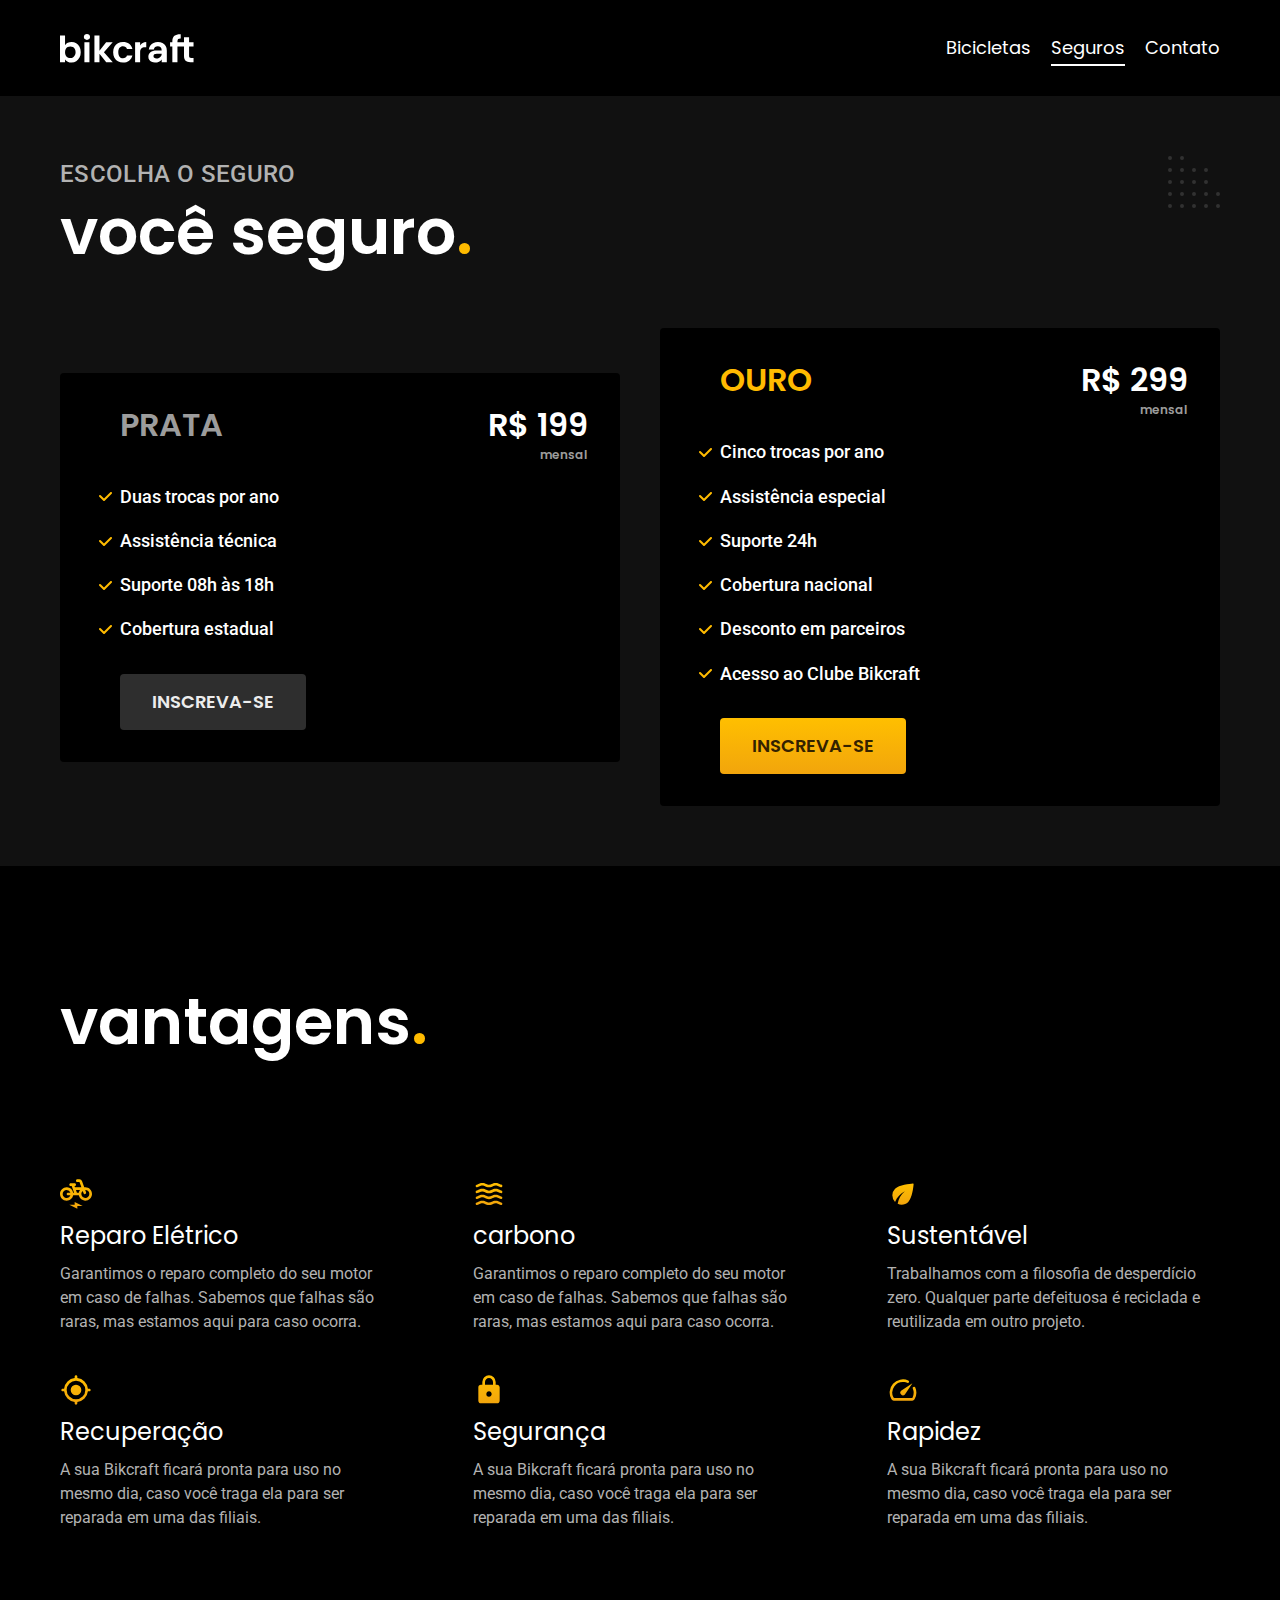
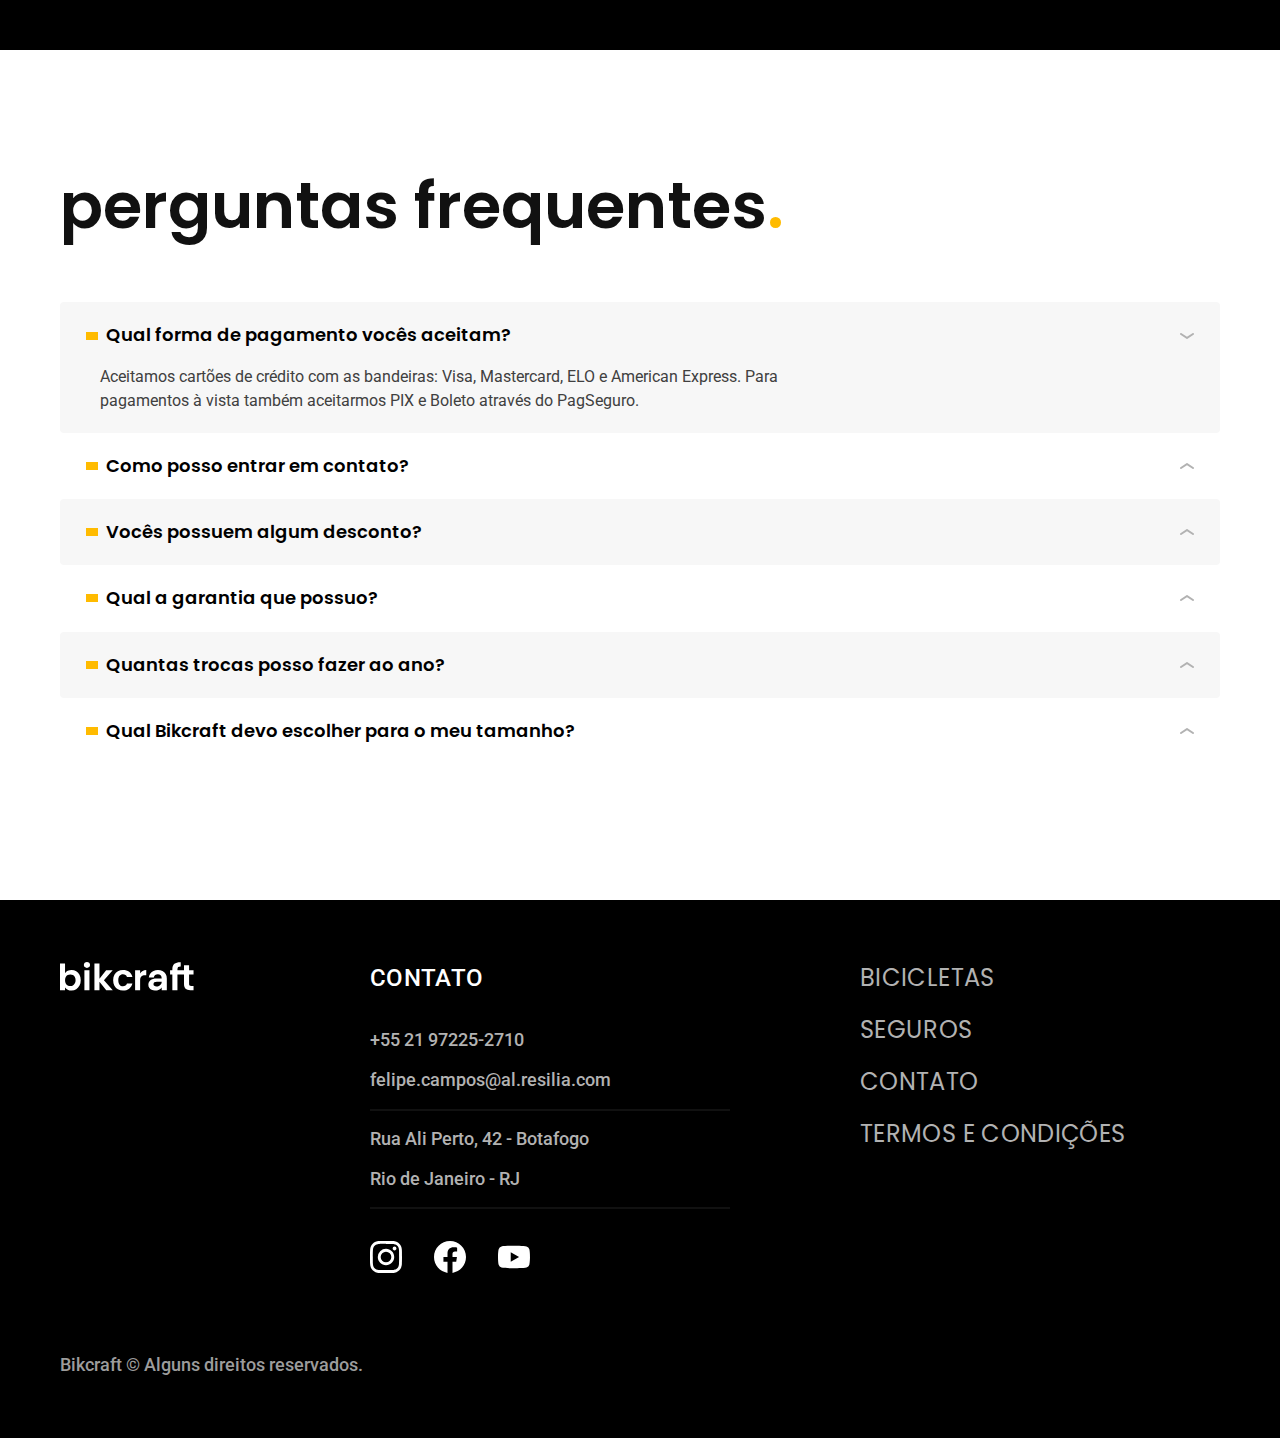
<file: seguros.html>
<!DOCTYPE html>
<html lang="pt-br">
<head>
    <meta charset="UTF-8">
    <meta http-equiv="X-UA-Compatible" content="IE=edge">
    <meta name="viewport" content="width=device-width, initial-scale=1.0">
    <meta name="description" content="Seguros">
    <link rel="icon" type="image/x-icon" href="favicon.svg">
    <title>Seguros - Bikcraft</title>
    <link rel="preconnect" href="https://fonts.googleapis.com">
    <link rel="preconnect" href="https://fonts.gstatic.com" crossorigin>
    <link href="https://fonts.googleapis.com/css2?family=Merriweather:ital,wght@1,900&family=Poppins:wght@400;600&family=Roboto:wght@400;500&display=swap" rel="stylesheet">
    <link rel="preload" href="css/style.min.css" as="style">
    <link rel="stylesheet" href="css/style.min.css">
    <script>document.documentElement.classList.add('js')</script>
</head>
<body id="termos">
    <header class="header-bg">
        <div class="header-container container">
            <a href="./"><img src="./img/bikcraft.svg" alt="Bikcraft"></a>
            <nav aria-label="primaria">
            <ul class="header-menu font-1-m cor-0">
                <li><a href="bicicletas.html">Bicicletas</a></li>
                <li><a href="seguros.html">Seguros</a></li>
                <li><a href="contato.html">Contato</a></li>
            </ul>
        </nav>
        </div>
    </header>

    <main class="seguros-bg" id="seguros">
        <div class="titulo-bg">
            <div class="titulo container">
                <p class="font-2-l-b cor-5">Escolha o seguro</p>
                <h1 class="font-1-xxl cor-0">você seguro<span class="cor-p1">.</span></h1>
            </div>
        </div>

        <div class="seguros container">
            <div class="seguros-item fadeInLeft" data-anime="200">
                <h3 class="font-1-xl cor-6">PRATA</h3>
                <span class="font-1-xl cor-0">R$ 199 <span class="font-1-xs cor-6">mensal</span></span>
                <ul class="font-2-m cor-0">
                    <li>Duas trocas por ano</li>
                    <li>Assistência técnica</li>
                    <li>Suporte 08h às 18h</li>
                    <li>Cobertura estadual</li>
                </ul>
                <a class="botao secundario" href="./orcamento.html?tipo=seguro&produto=prata">Inscreva-se</a>
            </div>

            <div class="seguros-item fadeInRight" data-anime="400">
                <h3 class="font-1-xl cor-p1">OURO</h3>
                <span class="font-1-xl cor-0">R$ 299 <span class="font-1-xs cor-6">mensal</span></span>
                <ul class="font-2-m cor-0">
                    <li>Cinco trocas por ano</li>
                    <li>Assistência especial</li>
                    <li>Suporte 24h</li>
                    <li>Cobertura nacional</li>
                    <li>Desconto em parceiros</li>
                    <li>Acesso ao Clube Bikcraft</li>
                </ul>
                <a class="botao" href="./orcamento.html?tipo=seguro&produto=ouro">Inscreva-se</a>
            </div>
        </div>
    </main>

    <article class="vantagens-bg">
        <div class="vantagens container">
            <h2 class="font-1-xxl cor-0">vantagens<span class="cor-p1">.</span></h2>
            <ul>
                <li>
                    <img src="./img/icones/eletrica.svg" alt="">
                    <h3 class="font-1-l cor-0">Reparo Elétrico</h3>
                    <p class="font-2-s cor-5">Garantimos o reparo completo do seu motor em caso de falhas. Sabemos que falhas são raras, mas estamos aqui para caso ocorra.</p>
                </li>
                <li>
                    <img src="./img/icones/carbono.svg" alt="">
                    <h3 class="font-1-l cor-0">carbono</h3>
                    <p class="font-2-s cor-5">Garantimos o reparo completo do seu motor em caso de falhas. Sabemos que falhas são raras, mas estamos aqui para caso ocorra.</p>
                </li>
                <li>
                    <img src="./img/icones/sustentavel.svg" alt="">
                    <h3 class="font-1-l cor-0">Sustentável</h3>
                    <p class="font-2-s cor-5">Trabalhamos com a filosofia de desperdício zero. Qualquer parte defeituosa é reciclada e reutilizada em outro projeto.</p>
                </li>
                <li>
                    <img src="./img/icones/rastreador.svg" alt="">
                    <h3 class="font-1-l cor-0">Recuperação</h3>
                    <p class="font-2-s cor-5">A sua Bikcraft ficará pronta para uso no mesmo dia, caso você traga ela para ser reparada em uma das filiais.</p>
                </li>
                <li>
                    <img src="./img/icones/seguro.svg" alt="">
                    <h3 class="font-1-l cor-0">Segurança</h3>
                    <p class="font-2-s cor-5">A sua Bikcraft ficará pronta para uso no mesmo dia, caso você traga ela para ser reparada em uma das filiais.</p>
                </li>
                <li>
                    <img src="./img/icones/velocidade.svg" alt="">
                    <h3 class="font-1-l cor-0">Rapidez</h3>
                    <p class="font-2-s cor-5">A sua Bikcraft ficará pronta para uso no mesmo dia, caso você traga ela para ser reparada em uma das filiais.</p>
                </li>
            </ul>
        </div>
    </article>

    <article class="perguntas container">
        <h2 class="font-1-xxl">perguntas frequentes<span class="cor-p1">.</span></h2>
        <dl>
            <div>
                <dt><button class="font-1-m-b" aria-controls="pergunta1" aria-expanded="true">Qual forma de pagamento vocês aceitam?</button></dt>
                <dd id="pergunta1" class="font-2-s cor-9 ativa">Aceitamos cartões de crédito com as bandeiras: Visa, Mastercard, ELO e American Express. Para pagamentos à vista também aceitarmos PIX e Boleto através do PagSeguro.</dd>
            </div>
            <div>
                <dt><button class="font-1-m-b" aria-controls="pergunta2" aria-expanded="false">Como posso entrar em contato?</button></dt>
                <dd id="pergunta2" class="font-2-s cor-9 ">Aceitamos cartões de crédito com as bandeiras: Visa, Mastercard, ELO e American Express. Para pagamentos à vista também aceitarmos PIX e Boleto através do PagSeguro.</dd>
            </div>
            <div>
                <dt><button class="font-1-m-b" aria-controls="pergunta3" aria-expanded="false">Vocês possuem algum desconto?</button></dt>
                <dd id="pergunta3" class="font-2-s cor-9 ">Aceitamos cartões de crédito com as bandeiras: Visa, Mastercard, ELO e American Express. Para pagamentos à vista também aceitarmos PIX e Boleto através do PagSeguro.</dd>
            </div>
            <div>
                <dt><button class="font-1-m-b" aria-controls="pergunta4" aria-expanded="false">Qual a garantia que possuo?</button></dt>
                <dd id="pergunta4" class="font-2-s cor-9 ">Aceitamos cartões de crédito com as bandeiras: Visa, Mastercard, ELO e American Express. Para pagamentos à vista também aceitarmos PIX e Boleto através do PagSeguro.</dd>
            </div>
            <div>
                <dt><button class="font-1-m-b" aria-controls="pergunta5" aria-expanded="false">Quantas trocas posso fazer ao ano?</button></dt>
                <dd id="pergunta5" class="font-2-s cor-9 ">Aceitamos cartões de crédito com as bandeiras: Visa, Mastercard, ELO e American Express. Para pagamentos à vista também aceitarmos PIX e Boleto através do PagSeguro.</dd>
            </div>
            <div>
                <dt><button class="font-1-m-b" aria-controls="pergunta6" aria-expanded="false">Qual Bikcraft devo escolher para o meu tamanho?</button></dt>
                <dd id="pergunta6" class="font-2-s cor-9 ">Aceitamos cartões de crédito com as bandeiras: Visa, Mastercard, ELO e American Express. Para pagamentos à vista também aceitarmos PIX e Boleto através do PagSeguro.</dd>
            </div>
        </dl>
    </article>
    <footer class="footer-bg">
        <div class="footer container">
            <img src="./img/bikcraft.svg" alt="bikcraft">
            <div class="footer-contato">
                <h3 class="font-2-l-b cor-0">Contato</h3>
                <ul class="cor-5 font-2-m">
                    <li><a href="tel:+5521972252710">+55 21 97225-2710</a></li>
                    <li><a href="mailto:felipe.campos@al.resilia.com">felipe.campos@al.resilia.com</a></li>
                    <li>Rua Ali Perto, 42 - Botafogo</li>
                    <li>Rio de Janeiro - RJ</li>
                </ul>
                <div class="footer-redes">
                    <a href="./"><img src="./img/redes/instagram.svg" alt="instagram link"></a>
                    <a href="./"><img src="./img/redes/facebook.svg" alt="facebook link"></a>
                    <a href="./"><img src="./img/redes/youtube.svg" alt="youtube link"></a>
                </div>
            </div>
            <div class="footer-informacoes">
                <h3 class="font-2-l-b cor-0">
                    <nav>
                        <ul class="font-1-l cor-5">
                            <li><a href="./bicicletas.html">Bicicletas</a></li>
                            <li><a href="./seguros.html">Seguros</a></li>
                            <li><a href="./contato.html">Contato</a></li>
                            <li><a href="./termos.html">Termos e Condições</a></li>
                        </ul>
                    </nav>
                </h3>
            </div>
            <div class="font-2-m cor-6 footer-copy">
                <p>Bikcraft © Alguns direitos reservados.</p>
            </div>
        </div>
    </footer>
    <script src="./js/plugins/simple-anime.js "></script>
    <script src="./js/script.js"></script>
</body>
</html>
</file>
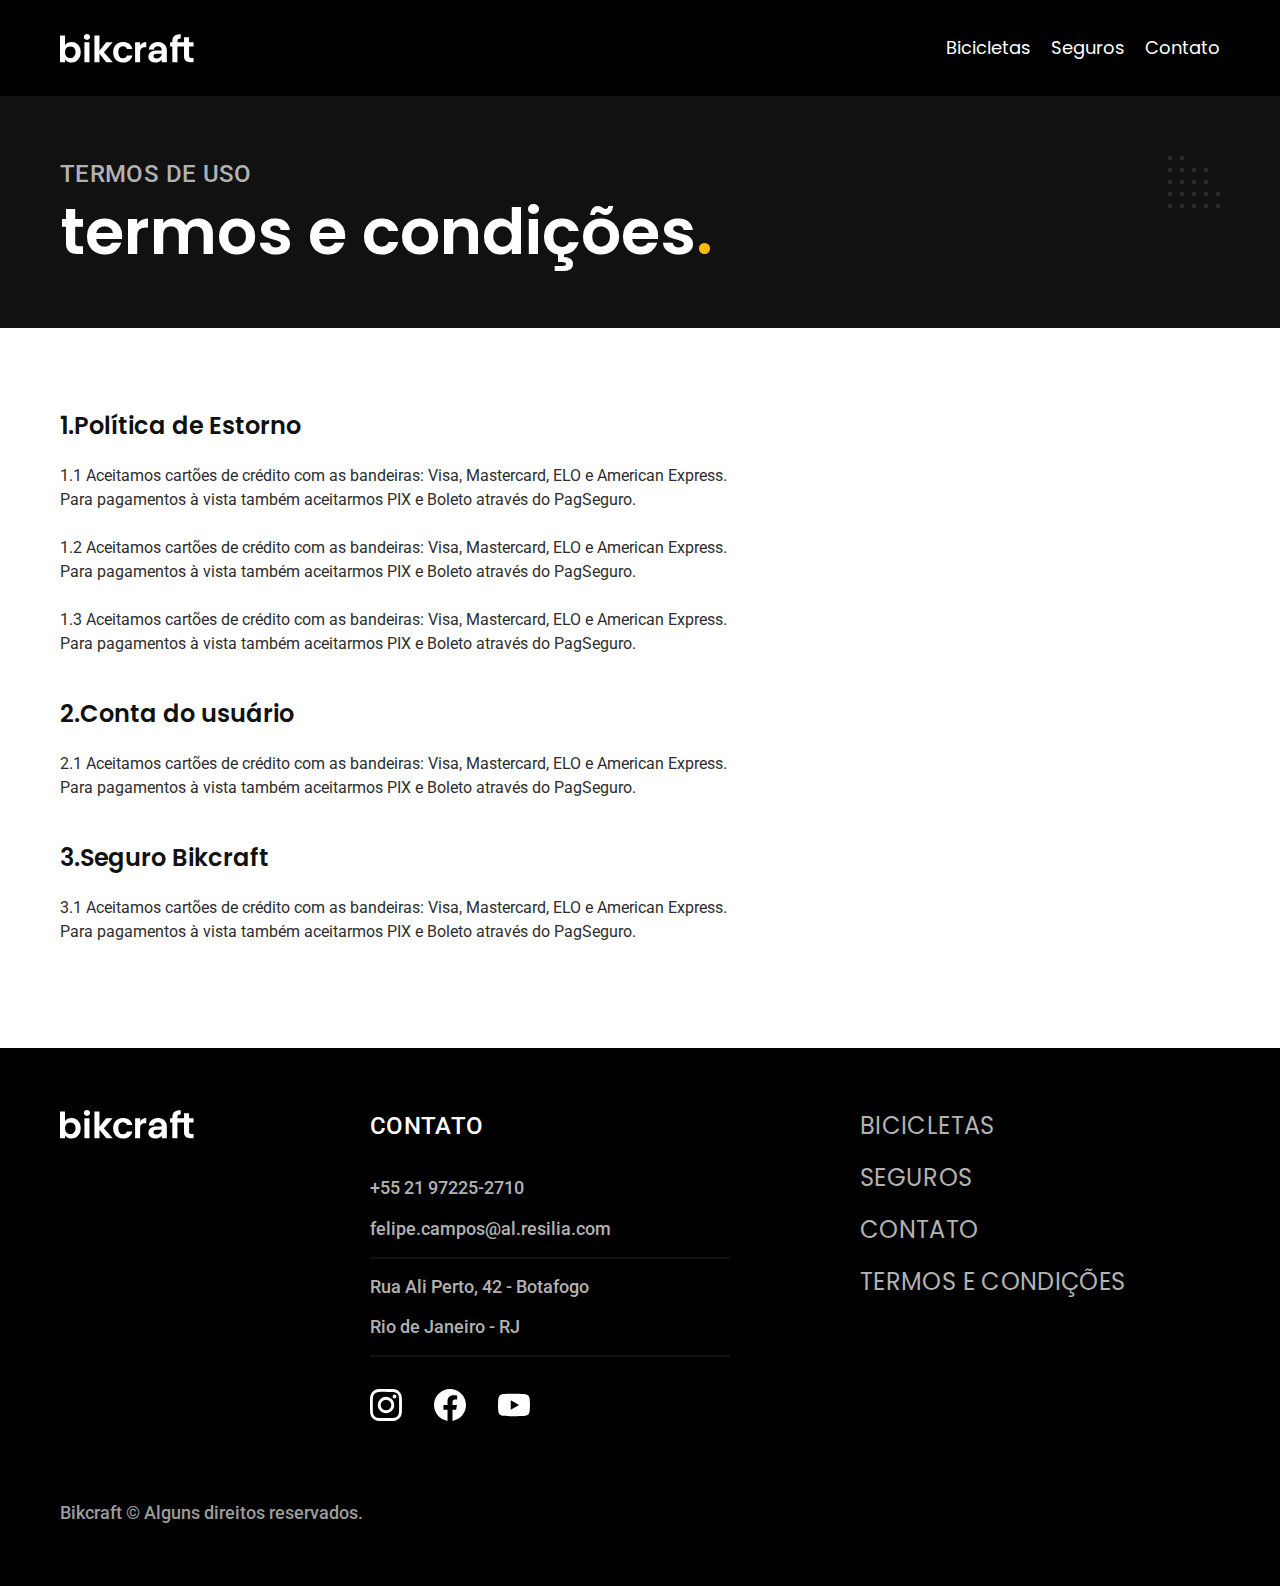
<file: termos.html>
<!DOCTYPE html>
<html lang="pt-br">
<head>
    <meta charset="UTF-8">
    <meta http-equiv="X-UA-Compatible" content="IE=edge">
    <meta name="viewport" content="width=device-width, initial-scale=1.0">
    <meta name="description" content="Termos e condições">
    <link rel="icon" type="image/x-icon" href="favicon.svg">
    <title>Termos e Condições - Bikcraft</title>
    <link rel="preconnect" href="https://fonts.googleapis.com">
    <link rel="preconnect" href="https://fonts.gstatic.com" crossorigin>
    <link href="https://fonts.googleapis.com/css2?family=Merriweather:ital,wght@1,900&family=Poppins:wght@400;600&family=Roboto:wght@400;500&display=swap" rel="stylesheet">
    <link rel="preload" href="css/style.min.css" as="style">
    <link rel="stylesheet" href="css/style.min.css">
    <script>document.documentElement.classList.add('js')</script>
</head>
<body id="termos">
    <header class="header-bg">
        <div class="header-container container">
            <a href="./"><img src="./img/bikcraft.svg" alt="Bikcraft"></a>
            <nav aria-label="primaria">
            <ul class="header-menu font-1-m cor-0">
                <li><a href="bicicletas.html">Bicicletas</a></li>
                <li><a href="seguros.html">Seguros</a></li>
                <li><a href="contato.html">Contato</a></li>
            </ul>
        </nav>
        </div>
    </header>

    <main>
        <div class="titulo-bg">
            <div class="titulo container">
                <p class="font-2-l-b cor-5">Termos de uso</p>
                <h1 class="font-1-xxl cor-0">termos e condições<span class="cor-p1">.</span></h1>
            </div>
        </div>
        <div class="termos container font-2-s cor-10">
            <h2 class="font-1-l cor-11">1.Política de Estorno</h2>
            <p>1.1 Aceitamos cartões de crédito com as bandeiras: Visa, Mastercard, ELO e American Express. Para pagamentos à vista também aceitarmos PIX e Boleto através do PagSeguro.</p>
            <p>1.2 Aceitamos cartões de crédito com as bandeiras: Visa, Mastercard, ELO e American Express. Para pagamentos à vista também aceitarmos PIX e Boleto através do PagSeguro.</p>
            <p>1.3 Aceitamos cartões de crédito com as bandeiras: Visa, Mastercard, ELO e American Express. Para pagamentos à vista também aceitarmos PIX e Boleto através do PagSeguro.</p>
            
            <h2 class="font-1-l cor-11">2.Conta do usuário</h2>
            <p>2.1 Aceitamos cartões de crédito com as bandeiras: Visa, Mastercard, ELO e American Express. Para pagamentos à vista também aceitarmos PIX e Boleto através do PagSeguro.</p>

            <h2 class="font-1-l cor-11">3.Seguro Bikcraft</h2>
            <p>3.1 Aceitamos cartões de crédito com as bandeiras: Visa, Mastercard, ELO e American Express. Para pagamentos à vista também aceitarmos PIX e Boleto através do PagSeguro.</p>
        </div>
    </main>

    <footer class="footer-bg">
        <div class="footer container">
            <img src="./img/bikcraft.svg" alt="bikcraft">
            <div class="footer-contato">
                <h3 class="font-2-l-b cor-0">Contato</h3>
                <ul class="cor-5 font-2-m">
                    <li><a href="tel:+5521972252710">+55 21 97225-2710</a></li>
                    <li><a href="mailto:felipe.campos@al.resilia.com">felipe.campos@al.resilia.com</a></li>
                    <li>Rua Ali Perto, 42 - Botafogo</li>
                    <li>Rio de Janeiro - RJ</li>
                </ul>
                <div class="footer-redes">
                    <a href="./"><img src="./img/redes/instagram.svg" alt="instagram link"></a>
                    <a href="./"><img src="./img/redes/facebook.svg" alt="facebook link"></a>
                    <a href="./"><img src="./img/redes/youtube.svg" alt="youtube link"></a>
                </div>
            </div>
            <div class="footer-informacoes">
                <h3 class="font-2-l-b cor-0">
                    <nav>
                        <ul class="font-1-l cor-5">
                            <li><a href="./bicicletas.html">Bicicletas</a></li>
                            <li><a href="./seguros.html">Seguros</a></li>
                            <li><a href="./contato.html">Contato</a></li>
                            <li><a href="./termos.html">Termos e Condições</a></li>
                        </ul>
                    </nav>
                </h3>
            </div>
            <div class="font-2-m cor-6 footer-copy">
                <p>Bikcraft © Alguns direitos reservados.</p>
            </div>
        </div>
    </footer>

    <script src="./js/script.js"></script>
</body>
</html>
</file>
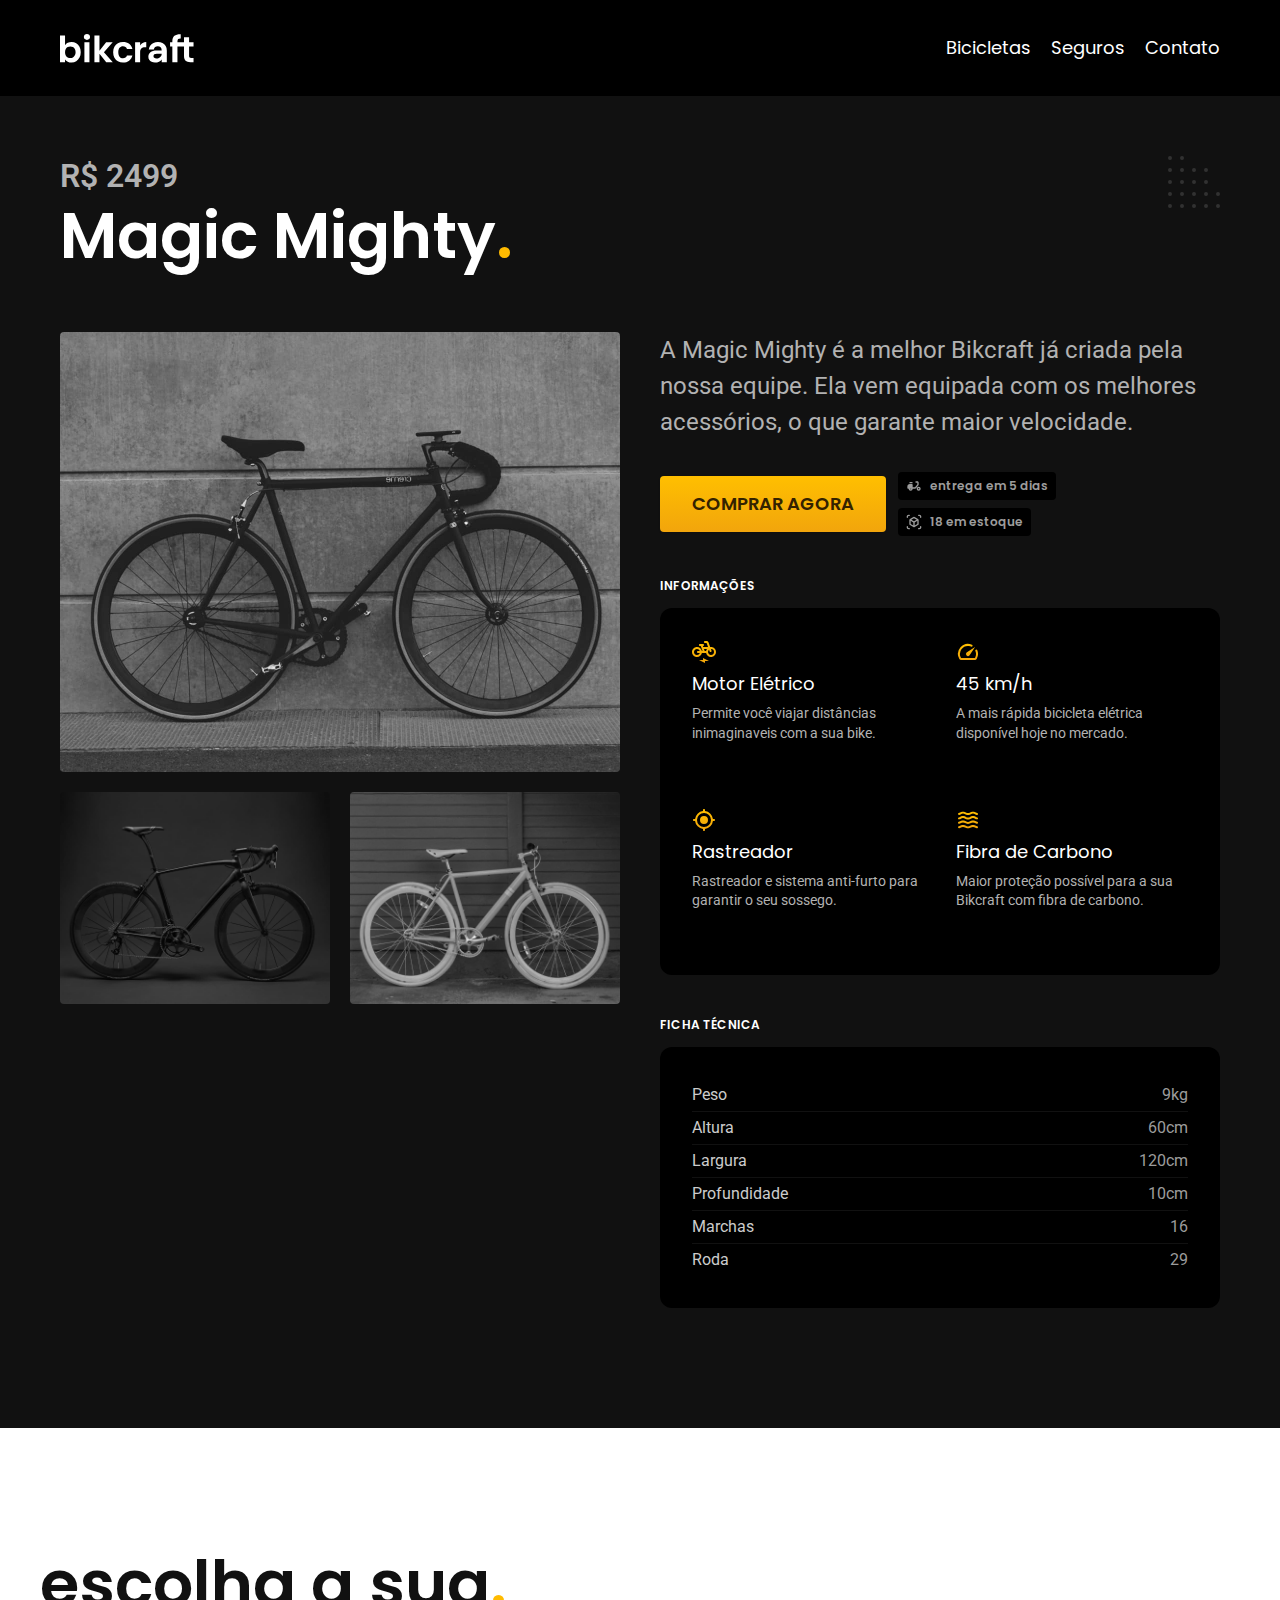
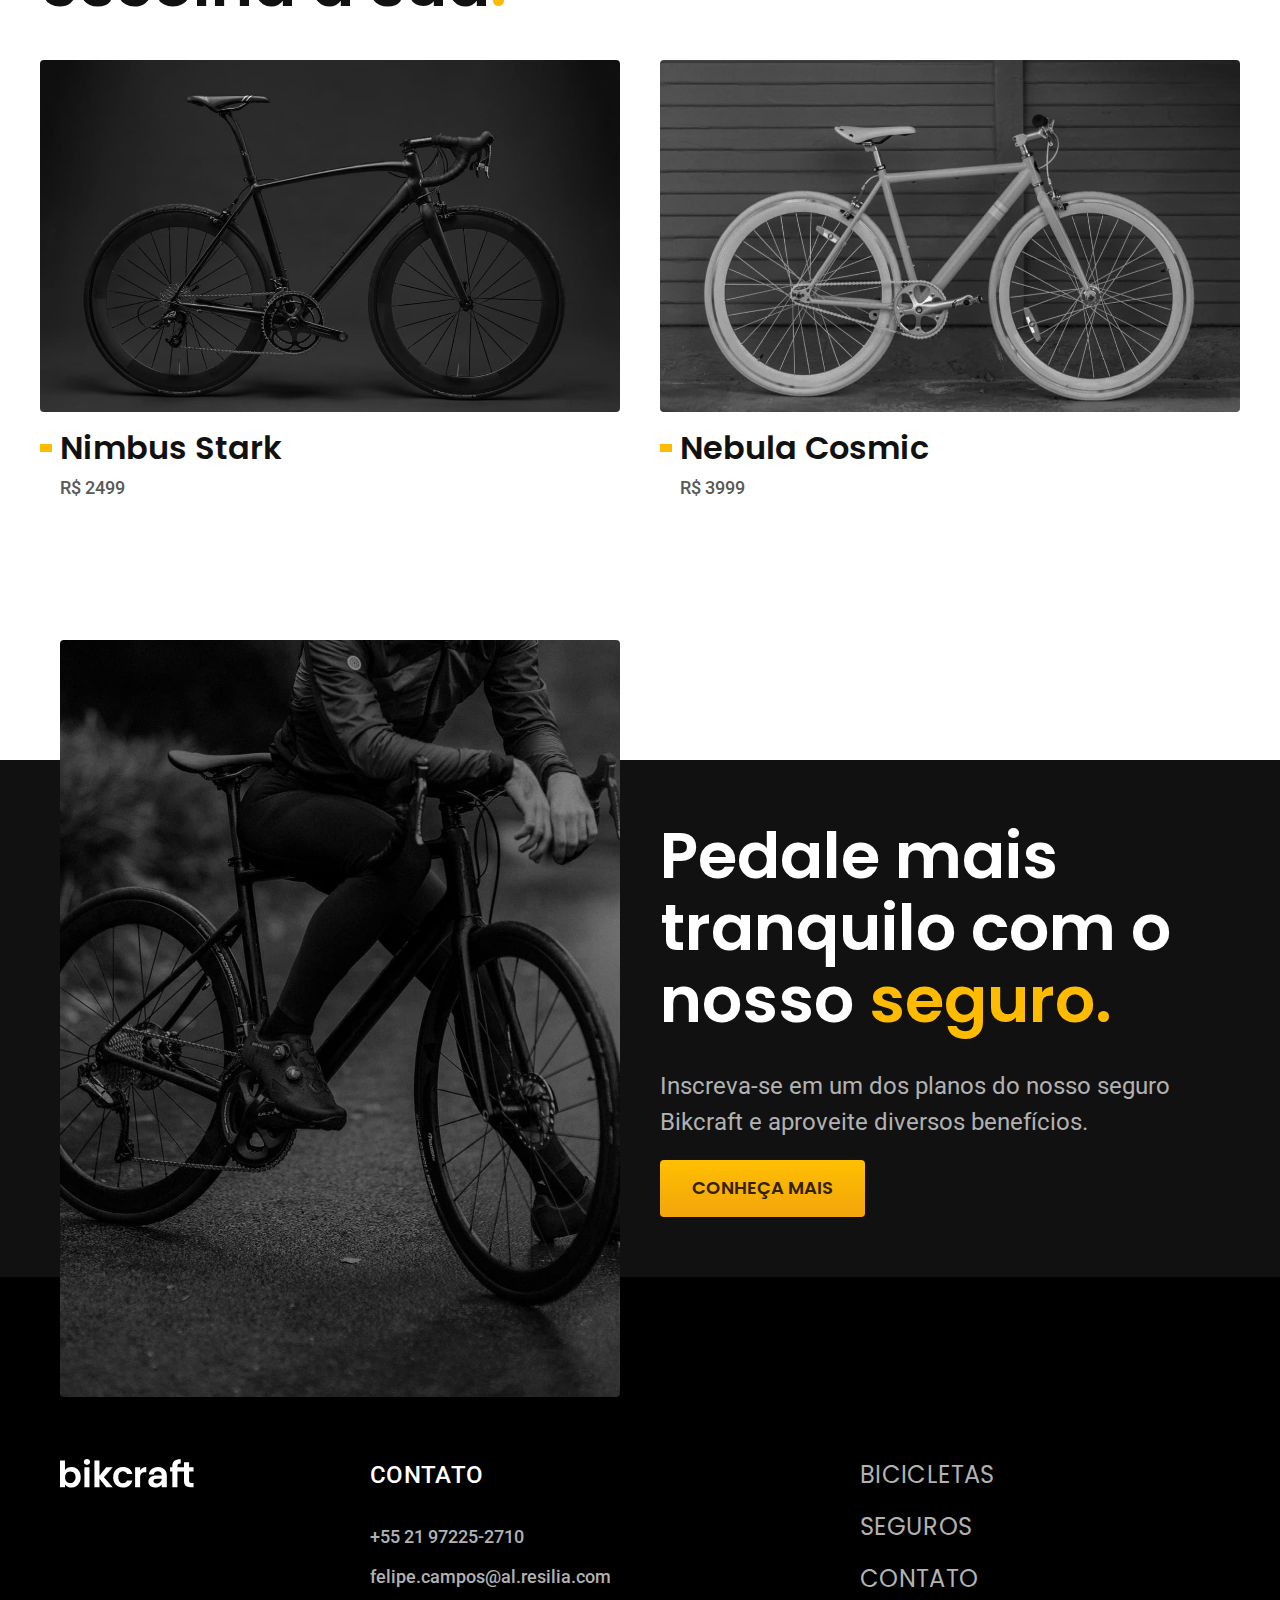
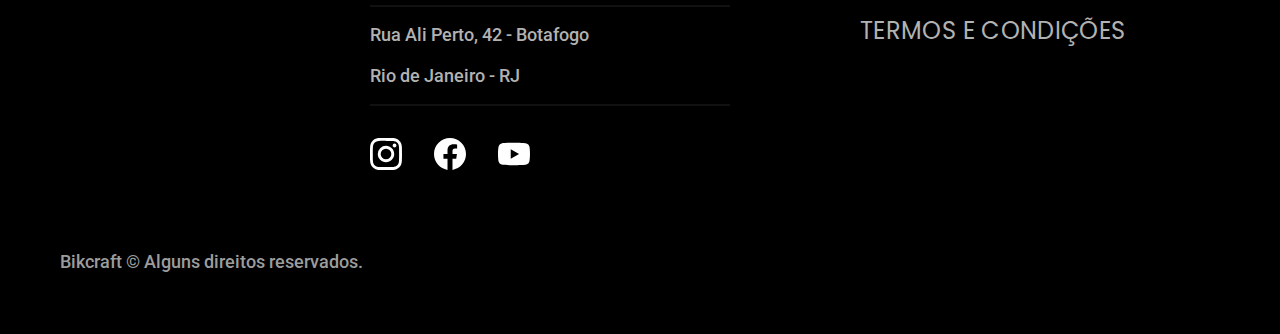
<file: bicicletas/magic.html>
<!DOCTYPE html>
<html lang="pt-br">
<head>
    <meta charset="UTF-8">
    <meta http-equiv="X-UA-Compatible" content="IE=edge">
    <meta name="viewport" content="width=device-width, initial-scale=1.0">
    <meta name="description" content="Termos e condições">
    <link rel="icon" type="image/x-icon" href="../favicon.svg">
    <title>Magic - Bikcraft</title>
    <link rel="preconnect" href="https://fonts.googleapis.com">
    <link rel="preconnect" href="https://fonts.gstatic.com" crossorigin>
    <link href="https://fonts.googleapis.com/css2?family=Merriweather:ital,wght@1,900&family=Poppins:wght@400;600&family=Roboto:wght@400;500&display=swap" rel="stylesheet">
    <link rel="preload" href="../css/style.min.css" as="style">
    <link rel="stylesheet" href="../css/style.min.css">
    <script>document.documentElement.classList.add('js')</script>
</head>
<body id="bicicleta">
    <header class="header-bg">
        <div class="header-container container">
            <a href="../"><img src="../img/bikcraft.svg" alt="Bikcraft"></a>
            <nav aria-label="primaria">
            <ul class="header-menu font-1-m cor-0">
                <li><a href="../bicicletas.html">Bicicletas</a></li>
                <li><a href="../seguros.html">Seguros</a></li>
                <li><a href="../contato.html">Contato</a></li>
            </ul>
        </nav>
        </div>
    </header>

    <main class="titulo-bg">
        <div>
            <div class="titulo container">
                <p class="font-2-xl cor-5">R$ 2499</p>
                <h1 class="font-1-xxl cor-0">Magic Mighty<span class="cor-p1">.</span></h1>
            </div>
        </div>

        <div class="bicicleta container">
            <div class="bicicleta-imagens">
                <img src="../img/bicicleta/nimbus2.jpg" alt="">
                <img src="../img/bicicleta/nimbus1.jpg" alt="">
                <img src="../img/bicicleta/nimbus3.jpg" alt="">
            </div>
            <div class="bicicleta-conteudo">
                <p class="font-2-l cor-5">A Magic Mighty é a melhor Bikcraft já criada pela nossa equipe. Ela vem equipada com os melhores acessórios, o que garante maior velocidade.</p>
                <div class="bicicleta-comprar">
                    <a class="botao" href="../orcamento.html?tipo=bikcraft&produto=magic">Comprar Agora</a>
                    <span class="font-1-xs cor-6"><img src="../img/icones/entrega.svg" alt=""> entrega em 5 dias</span>
                    <span class="font-1-xs cor-6"><img src="../img/icones/estoque.svg" alt=""> 18 em estoque</span>
                </div>
                <h2 class="font-1-xs cor-0">Informações</h2>
                <ul class="bicicleta-informacoes">
                    <li>
                        <img src="../img/icones/eletrica.svg" alt="">
                        <h3 class="font-1-m cor-0">Motor Elétrico</h3>
                        <p class="font-2-xs cor-5">Permite você viajar distâncias inimaginaveis com a sua bike.</p>
                    </li>
                    <li>
                        <img src="../img/icones/velocidade.svg" alt="">
                        <h3 class="font-1-m cor-0">45 km/h</h3>
                        <p class="font-2-xs cor-5">A mais rápida bicicleta elétrica disponível hoje no mercado.</p>
                    </li>
                    <li>
                        <img src="../img/icones/rastreador.svg" alt="">
                        <h3 class="font-1-m cor-0">Rastreador</h3>
                        <p class="font-2-xs cor-5">Rastreador e sistema anti-furto para garantir o seu sossego.</p>
                    </li>
                    <li>
                        <img src="../img/icones/carbono.svg" alt="">
                        <h3 class="font-1-m cor-0">Fibra de Carbono</h3>
                        <p class="font-2-xs cor-5">Maior proteção possível para a sua Bikcraft com fibra de carbono.</p>
                    </li>
                </ul>
                <h2 class="font-1-xs cor-0">Ficha Técnica</h2>
                <ul class="bicicleta-ficha font-2-s cor-4">
                    <li>Peso<span>9kg</span></li>
                    <li>Altura<span>60cm</span></li>
                    <li>Largura<span>120cm</span></li>
                    <li>Profundidade<span>10cm</span></li>
                    <li>Marchas<span>16</span></li>
                    <li>Roda<span>29</span></li>
                </ul>
            </div>
        </div>
    </main>

    <article class="bicicletas-lista container">
        <h2 class="font-1-xxl">escolha a sua<span class="cor-p1">.</span></h2>

        <ul>
            <li>
                <a href="./nimbus.html">
                    <img src="../img/bicicletas/nimbus.jpg" alt="Bicicleta preta">
                    <h3 class="font-1-xl ">Nimbus Stark</h3>
                    <span class="font-2-m cor-8">R$ 2499</span>
                </a>
            </li>
            <li>
                <a href="./nebula.html">
                    <img src="../img/bicicletas/nebula.jpg" alt="Bicicleta preta">
                    <h3 class="font-1-xl ">Nebula Cosmic</h3>
                    <span class="font-2-m cor-8">R$ 3999</span>
                </a>
            </li>
        </ul>
    </article>

    <article class="seguro-bg">
        <div class="seguro container">
            <div class="seguro-imagem">
                <img src="../img/fotos/seguros.jpg" alt="Pessoa parada em cima de uma bicicleta">
            </div>
            <div class="seguro-conteudo">
                <h2 class="font-1-xxl cor-0">Pedale mais tranquilo com o nosso <span class="cor-p1">seguro.</span></h2>
                <p class="font-2-l cor-5">Inscreva-se em um dos planos do nosso seguro Bikcraft e aproveite diversos benefícios.</p>
                <a class="botao" href="../seguros.html">CONHEÇA MAIS</a>
            </div>
        </div>
    </article>

    <footer class="footer-bg">
        <div class="footer container">
            <img src="../img/bikcraft.svg" alt="bikcraft">
            <div class="footer-contato">
                <h3 class="font-2-l-b cor-0">Contato</h3>
                <ul class="cor-5 font-2-m">
                    <li><a href="tel:+5521972252710">+55 21 97225-2710</a></li>
                    <li><a href="mailto:felipe.campos@al.resilia.com">felipe.campos@al.resilia.com</a></li>
                    <li>Rua Ali Perto, 42 - Botafogo</li>
                    <li>Rio de Janeiro - RJ</li>
                </ul>
                <div class="footer-redes">
                    <a href="../"><img src="../img/redes/instagram.svg" alt="instagram link"></a>
                    <a href="../"><img src="../img/redes/facebook.svg" alt="facebook link"></a>
                    <a href="../"><img src="../img/redes/youtube.svg" alt="youtube link"></a>
                </div>
            </div>
            <div class="footer-informacoes">
                <h3 class="font-2-l-b cor-0">
                    <nav>
                        <ul class="font-1-l cor-5">
                            <li><a href="../bicicletas.html">Bicicletas</a></li>
                            <li><a href="../seguros.html">Seguros</a></li>
                            <li><a href="../contato.html">Contato</a></li>
                            <li><a href="../termos.html">Termos e Condições</a></li>
                        </ul>
                    </nav>
                </h3>
            </div>
            <div class="font-2-m cor-6 footer-copy">
                <p>Bikcraft © Alguns direitos reservados.</p>
            </div>
        </div>
    </footer>

    <script src="../js/script.js"></script>
</body>
</html>
</file>
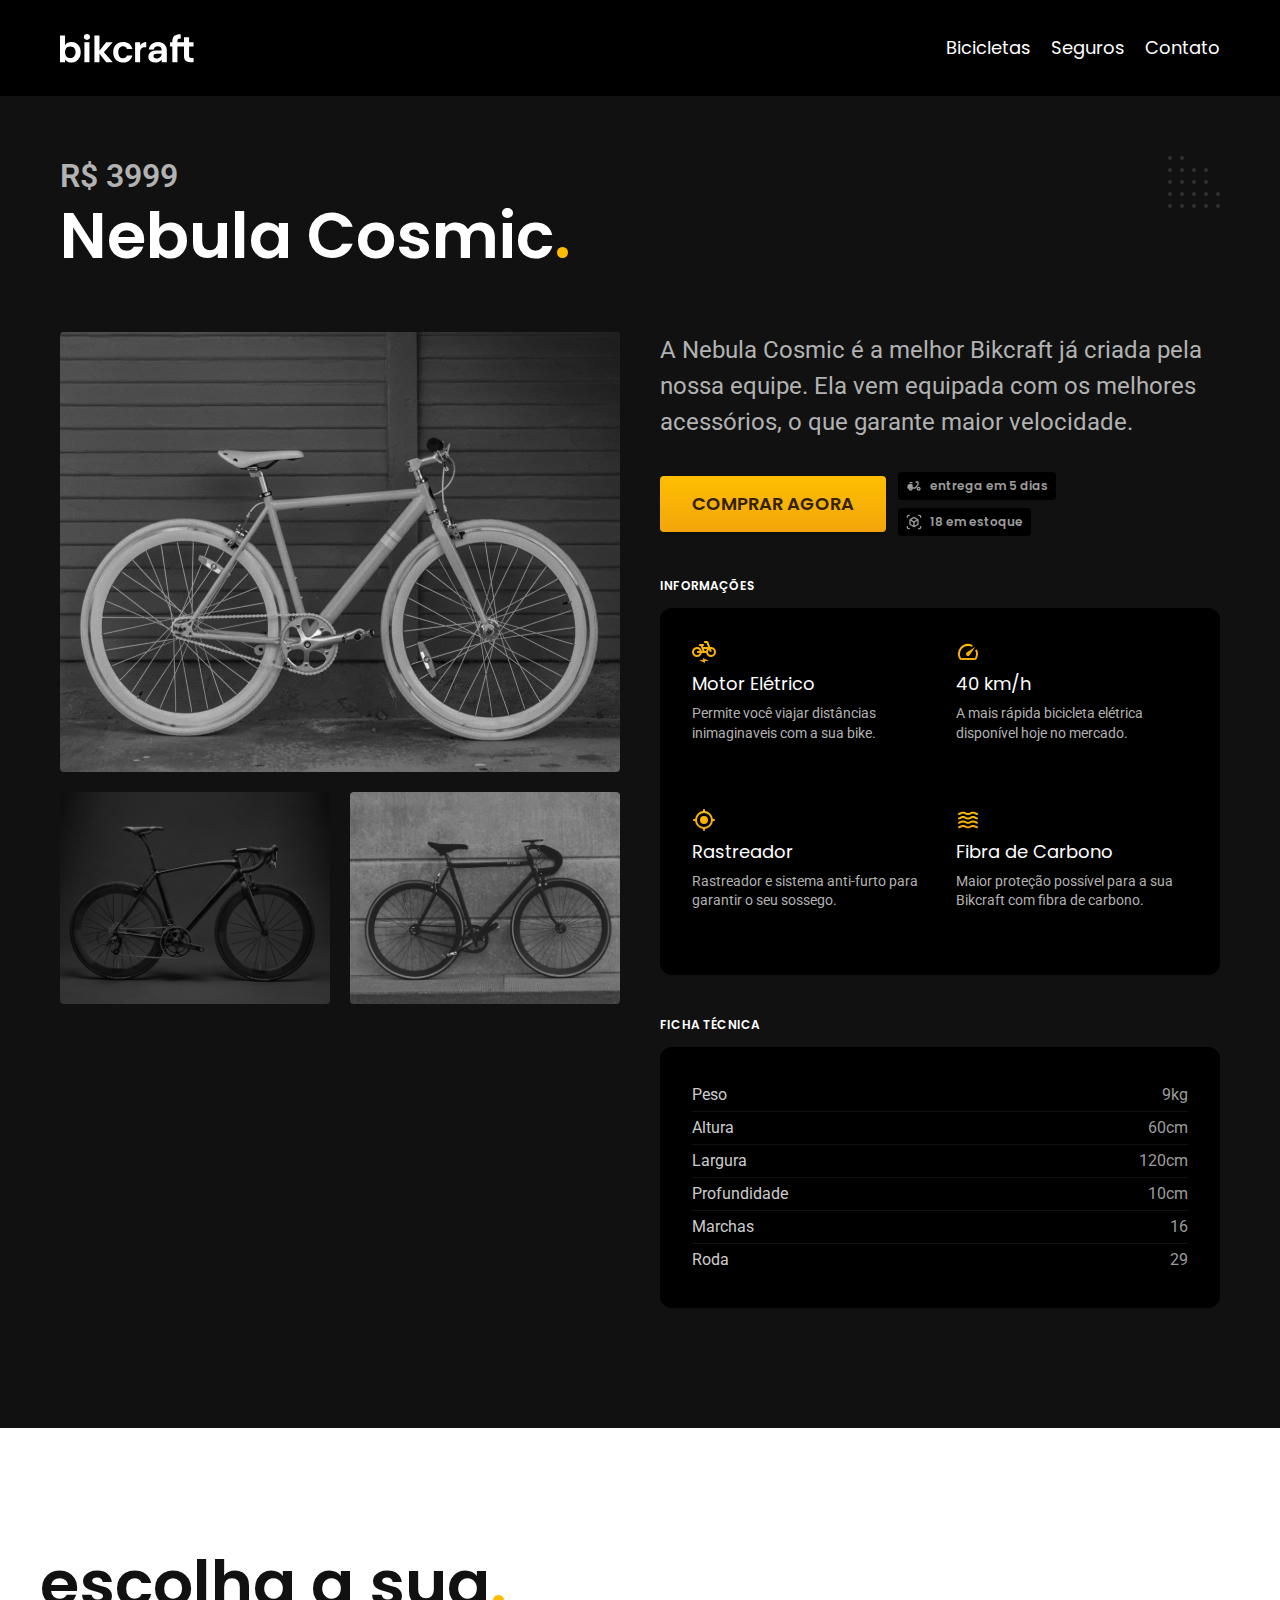
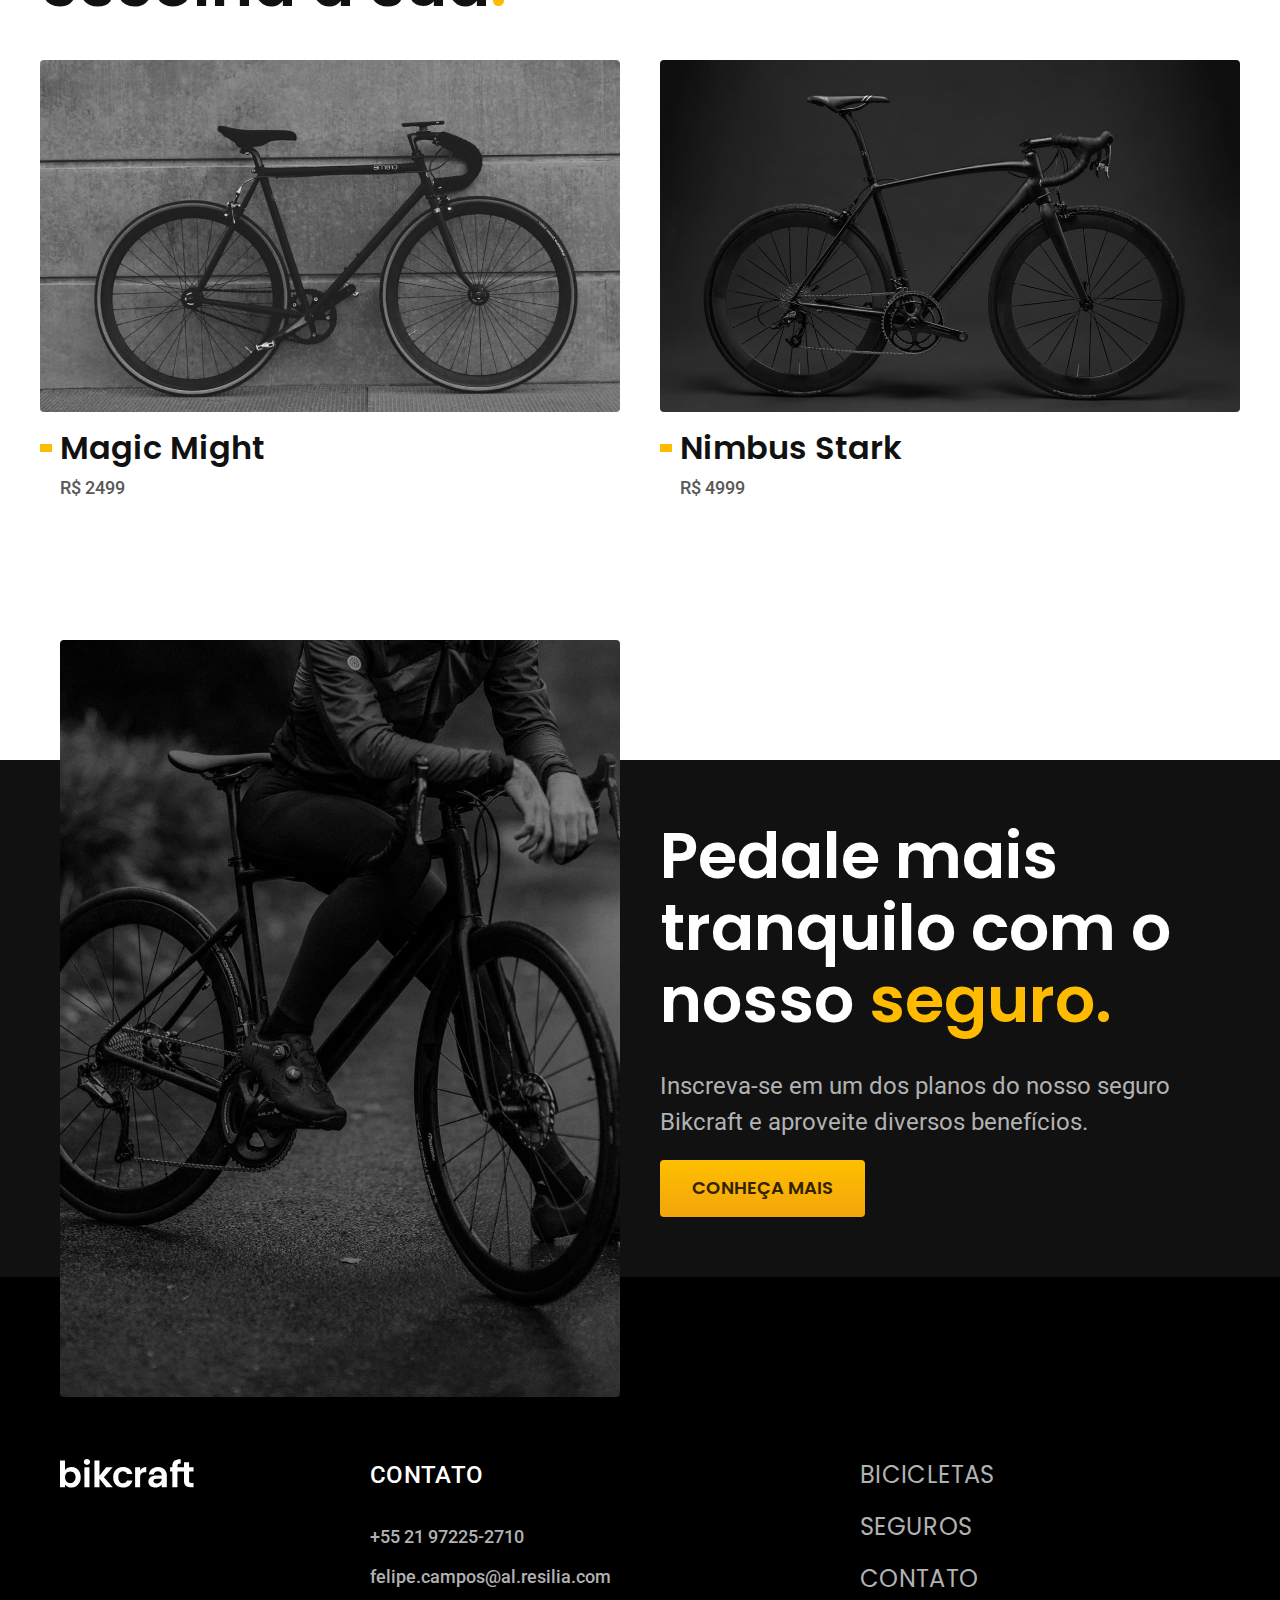
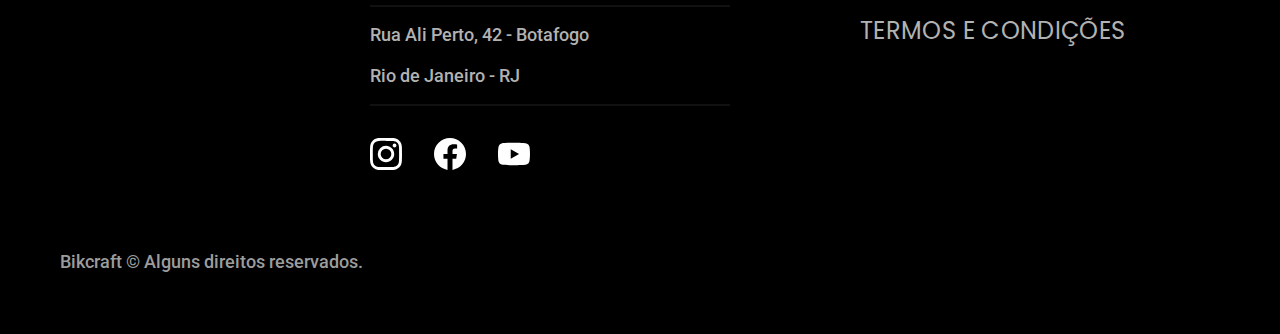
<file: bicicletas/nebula.html>
<!DOCTYPE html>
<html lang="pt-br">
<head>
    <meta charset="UTF-8">
    <meta http-equiv="X-UA-Compatible" content="IE=edge">
    <meta name="viewport" content="width=device-width, initial-scale=1.0">
    <meta name="description" content="Termos e condições">
    <link rel="icon" type="image/x-icon" href="../favicon.svg">
    <title>Nebula - Bikcraft</title>
    <link rel="preconnect" href="https://fonts.googleapis.com">
    <link rel="preconnect" href="https://fonts.gstatic.com" crossorigin>
    <link href="https://fonts.googleapis.com/css2?family=Merriweather:ital,wght@1,900&family=Poppins:wght@400;600&family=Roboto:wght@400;500&display=swap" rel="stylesheet">
    <link rel="preload" href="../css/style.min.css" as="style">
    <link rel="stylesheet" href="../css/style.min.css">
    <script>document.documentElement.classList.add('js')</script>
</head>
<body id="bicicleta">
    <header class="header-bg">
        <div class="header-container container">
            <a href="../"><img src="../img/bikcraft.svg" alt="Bikcraft"></a>
            <nav aria-label="primaria">
            <ul class="header-menu font-1-m cor-0">
                <li><a href="../bicicletas.html">Bicicletas</a></li>
                <li><a href="../seguros.html">Seguros</a></li>
                <li><a href="../contato.html">Contato</a></li>
            </ul>
        </nav>
        </div>
    </header>

    <main class="titulo-bg">
        <div>
            <div class="titulo container">
                <p class="font-2-xl cor-5">R$ 3999</p>
                <h1 class="font-1-xxl cor-0">Nebula Cosmic<span class="cor-p1">.</span></h1>
            </div>
        </div>

        <div class="bicicleta container">
            <div class="bicicleta-imagens">
                <img src="../img/bicicleta/nimbus3.jpg" alt="">
                <img src="../img/bicicleta/nimbus1.jpg" alt="">
                <img src="../img/bicicleta/nimbus2.jpg" alt="">
            </div>
            <div class="bicicleta-conteudo">
                <p class="font-2-l cor-5">A Nebula Cosmic é a melhor Bikcraft já criada pela nossa equipe. Ela vem equipada com os melhores acessórios, o que garante maior velocidade.</p>
                <div class="bicicleta-comprar">
                    <a class="botao" href="../orcamento.html?tipo=bikcraft&produto=nebula">Comprar Agora</a>
                    <span class="font-1-xs cor-6"><img src="../img/icones/entrega.svg" alt=""> entrega em 5 dias</span>
                    <span class="font-1-xs cor-6"><img src="../img/icones/estoque.svg" alt=""> 18 em estoque</span>
                </div>
                <h2 class="font-1-xs cor-0">Informações</h2>
                <ul class="bicicleta-informacoes">
                    <li>
                        <img src="../img/icones/eletrica.svg" alt="">
                        <h3 class="font-1-m cor-0">Motor Elétrico</h3>
                        <p class="font-2-xs cor-5">Permite você viajar distâncias inimaginaveis com a sua bike.</p>
                    </li>
                    <li>
                        <img src="../img/icones/velocidade.svg" alt="">
                        <h3 class="font-1-m cor-0">40 km/h</h3>
                        <p class="font-2-xs cor-5">A mais rápida bicicleta elétrica disponível hoje no mercado.</p>
                    </li>
                    <li>
                        <img src="../img/icones/rastreador.svg" alt="">
                        <h3 class="font-1-m cor-0">Rastreador</h3>
                        <p class="font-2-xs cor-5">Rastreador e sistema anti-furto para garantir o seu sossego.</p>
                    </li>
                    <li>
                        <img src="../img/icones/carbono.svg" alt="">
                        <h3 class="font-1-m cor-0">Fibra de Carbono</h3>
                        <p class="font-2-xs cor-5">Maior proteção possível para a sua Bikcraft com fibra de carbono.</p>
                    </li>
                </ul>
                <h2 class="font-1-xs cor-0">Ficha Técnica</h2>
                <ul class="bicicleta-ficha font-2-s cor-4">
                    <li>Peso<span>9kg</span></li>
                    <li>Altura<span>60cm</span></li>
                    <li>Largura<span>120cm</span></li>
                    <li>Profundidade<span>10cm</span></li>
                    <li>Marchas<span>16</span></li>
                    <li>Roda<span>29</span></li>
                </ul>
            </div>
        </div>
    </main>

    <article class="bicicletas-lista container">
        <h2 class="font-1-xxl">escolha a sua<span class="cor-p1">.</span></h2>

        <ul>
            <li>
                <a href="./magic.html">
                    <img src="../img/bicicletas/magic.jpg" alt="Bicicleta preta">
                    <h3 class="font-1-xl ">Magic Might</h3>
                    <span class="font-2-m cor-8">R$ 2499</span>
                </a>
            </li>
            <li>
                <a href="./nimbus.html">
                    <img src="../img/bicicletas/nimbus.jpg" alt="Bicicleta preta">
                    <h3 class="font-1-xl ">Nimbus Stark</h3>
                    <span class="font-2-m cor-8">R$ 4999</span>
                </a>
            </li>
        </ul>
    </article>

    <article class="seguro-bg">
        <div class="seguro container">
            <div class="seguro-imagem">
                <img src="../img/fotos/seguros.jpg" alt="Pessoa parada em cima de uma bicicleta">
            </div>
            <div class="seguro-conteudo">
                <h2 class="font-1-xxl cor-0">Pedale mais tranquilo com o nosso <span class="cor-p1">seguro.</span></h2>
                <p class="font-2-l cor-5">Inscreva-se em um dos planos do nosso seguro Bikcraft e aproveite diversos benefícios.</p>
                <a class="botao" href="../seguros.html">CONHEÇA MAIS</a>
            </div>
        </div>
    </article>

    <footer class="footer-bg">
        <div class="footer container">
            <img src="../img/bikcraft.svg" alt="bikcraft">
            <div class="footer-contato">
                <h3 class="font-2-l-b cor-0">Contato</h3>
                <ul class="cor-5 font-2-m">
                    <li><a href="tel:+5521972252710">+55 21 97225-2710</a></li>
                    <li><a href="mailto:felipe.campos@al.resilia.com">felipe.campos@al.resilia.com</a></li>
                    <li>Rua Ali Perto, 42 - Botafogo</li>
                    <li>Rio de Janeiro - RJ</li>
                </ul>
                <div class="footer-redes">
                    <a href="../"><img src="../img/redes/instagram.svg" alt="instagram link"></a>
                    <a href="../"><img src="../img/redes/facebook.svg" alt="facebook link"></a>
                    <a href="../"><img src="../img/redes/youtube.svg" alt="youtube link"></a>
                </div>
            </div>
            <div class="footer-informacoes">
                <h3 class="font-2-l-b cor-0">
                    <nav>
                        <ul class="font-1-l cor-5">
                            <li><a href="../bicicletas.html">Bicicletas</a></li>
                            <li><a href="../seguros.html">Seguros</a></li>
                            <li><a href="../contato.html">Contato</a></li>
                            <li><a href="../termos.html">Termos e Condições</a></li>
                        </ul>
                    </nav>
                </h3>
            </div>
            <div class="font-2-m cor-6 footer-copy">
                <p>Bikcraft © Alguns direitos reservados.</p>
            </div>
        </div>
    </footer>

    <script src="../js/script.js"></script>
</body>
</html>
</file>
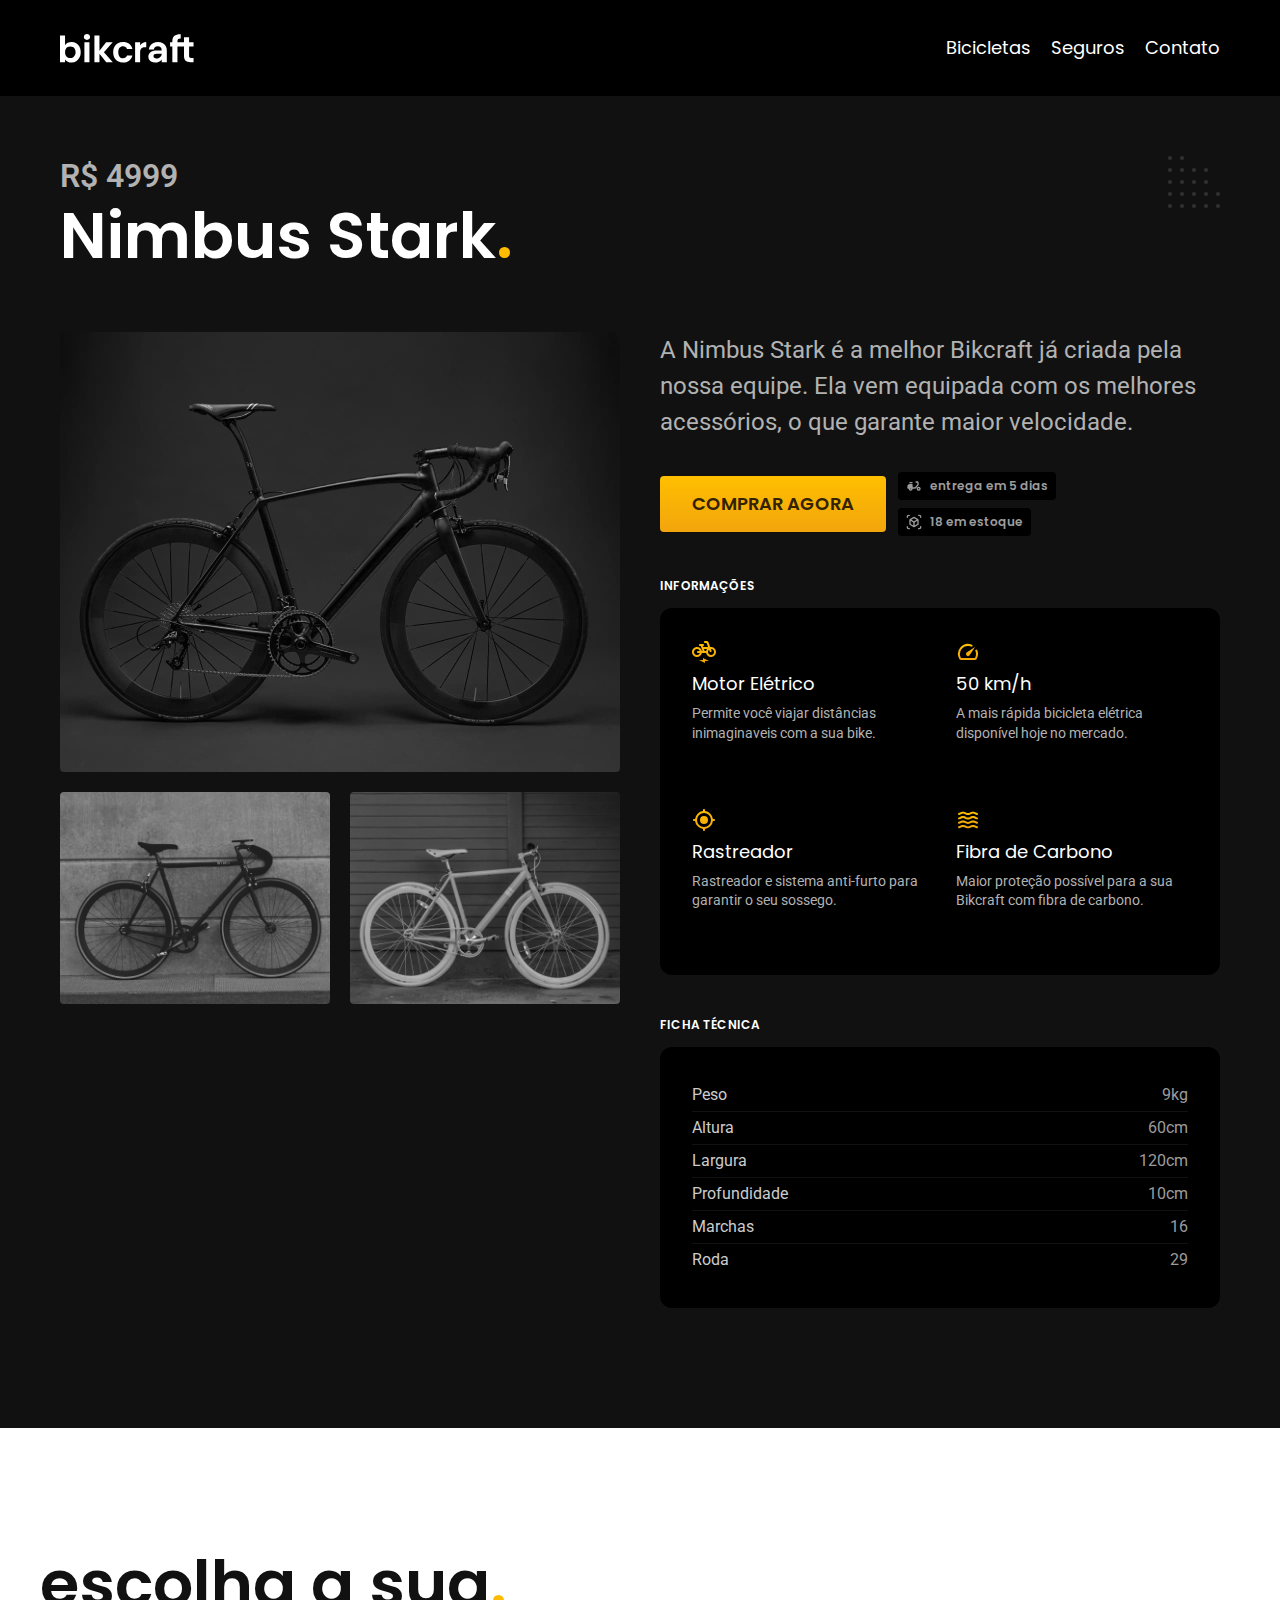
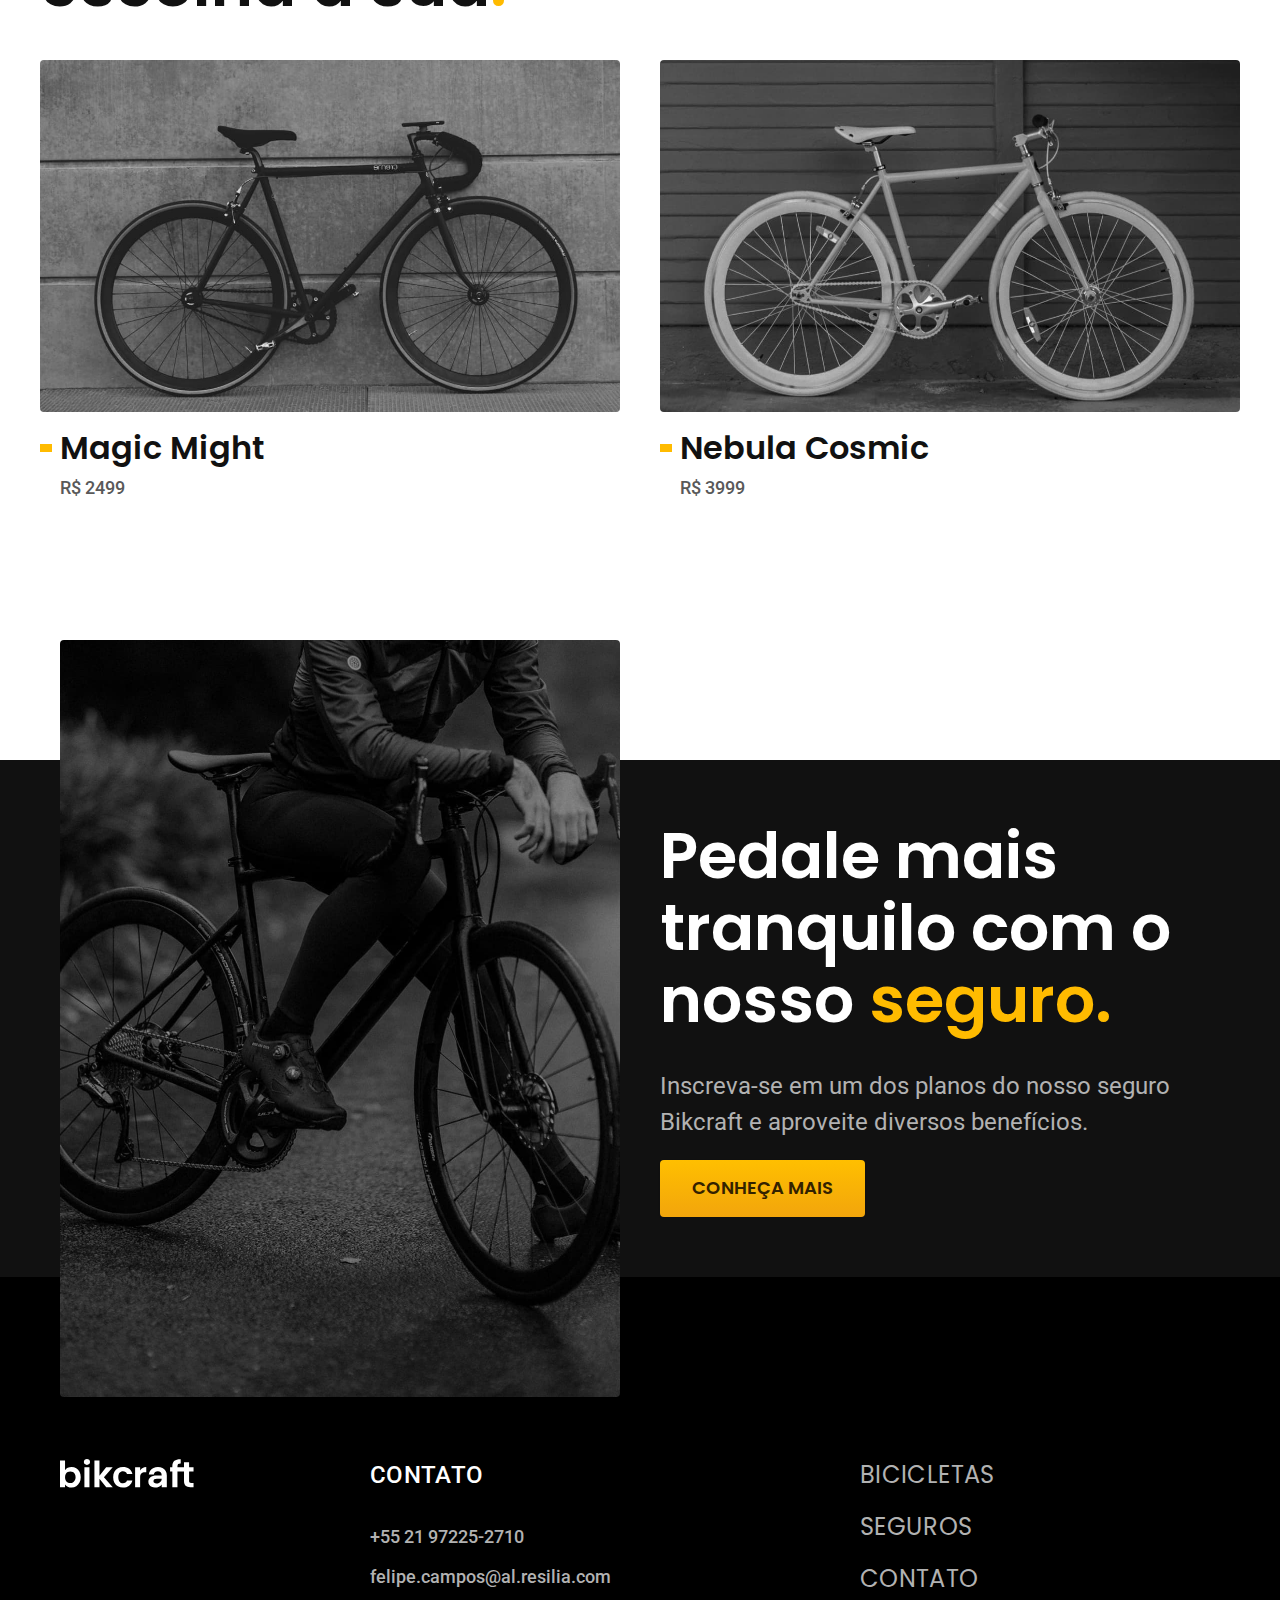
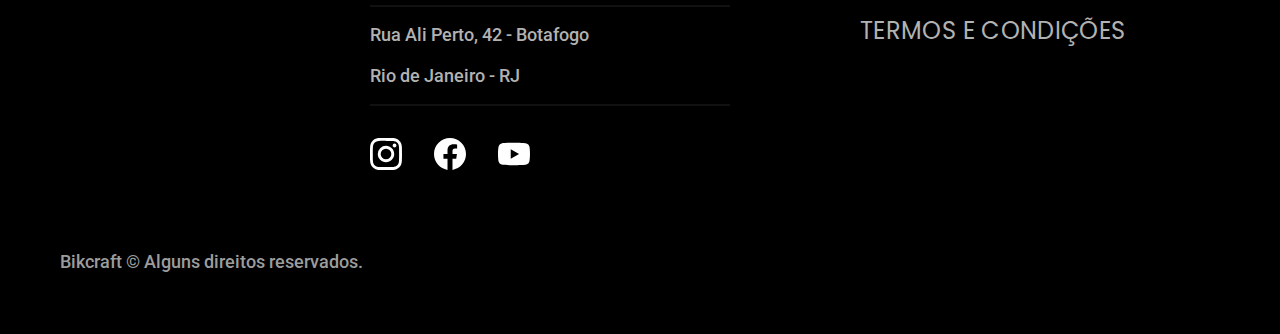
<file: bicicletas/nimbus.html>
<!DOCTYPE html>
<html lang="pt-br">
<head>
    <meta charset="UTF-8">
    <meta http-equiv="X-UA-Compatible" content="IE=edge">
    <meta name="viewport" content="width=device-width, initial-scale=1.0">
    <meta name="description" content="Termos e condições">
    <link rel="icon" type="image/x-icon" href="../favicon.svg">
    <title>Nimbus - Bikcraft</title>
    <link rel="preconnect" href="https://fonts.googleapis.com">
    <link rel="preconnect" href="https://fonts.gstatic.com" crossorigin>
    <link href="https://fonts.googleapis.com/css2?family=Merriweather:ital,wght@1,900&family=Poppins:wght@400;600&family=Roboto:wght@400;500&display=swap" rel="stylesheet">
    <link rel="preload" href="../css/style.min.css" as="style">
    <link rel="stylesheet" href="../css/style.min.css">
    <script>document.documentElement.classList.add('js')</script>
</head>
<body id="bicicleta">
    <header class="header-bg">
        <div class="header-container container">
            <a href="../"><img src="../img/bikcraft.svg" alt="Bikcraft"></a>
            <nav aria-label="primaria">
            <ul class="header-menu font-1-m cor-0">
                <li><a href="../bicicletas.html">Bicicletas</a></li>
                <li><a href="../seguros.html">Seguros</a></li>
                <li><a href="../contato.html">Contato</a></li>
            </ul>
        </nav>
        </div>
    </header>

    <main class="titulo-bg">
        <div>
            <div class="titulo container">
                <p class="font-2-xl cor-5">R$ 4999</p>
                <h1 class="font-1-xxl cor-0">Nimbus Stark<span class="cor-p1">.</span></h1>
            </div>
        </div>

        <div class="bicicleta container">
            <div class="bicicleta-imagens">
                <img src="../img/bicicleta/nimbus1.jpg" alt="">
                <img src="../img/bicicleta/nimbus2.jpg" alt="">
                <img src="../img/bicicleta/nimbus3.jpg" alt="">
            </div>
            <div class="bicicleta-conteudo">
                <p class="font-2-l cor-5">A Nimbus Stark é a melhor Bikcraft já criada pela nossa equipe. Ela vem equipada com os melhores acessórios, o que garante maior velocidade.</p>
                <div class="bicicleta-comprar">
                    <a class="botao" href="../orcamento.html?tipo=bikcraft&produto=nimbus">Comprar Agora</a>
                    <span class="font-1-xs cor-6"><img src="../img/icones/entrega.svg" alt=""> entrega em 5 dias</span>
                    <span class="font-1-xs cor-6"><img src="../img/icones/estoque.svg" alt=""> 18 em estoque</span>
                </div>
                <h2 class="font-1-xs cor-0">Informações</h2>
                <ul class="bicicleta-informacoes">
                    <li>
                        <img src="../img/icones/eletrica.svg" alt="">
                        <h3 class="font-1-m cor-0">Motor Elétrico</h3>
                        <p class="font-2-xs cor-5">Permite você viajar distâncias inimaginaveis com a sua bike.</p>
                    </li>
                    <li>
                        <img src="../img/icones/velocidade.svg" alt="">
                        <h3 class="font-1-m cor-0">50 km/h</h3>
                        <p class="font-2-xs cor-5">A mais rápida bicicleta elétrica disponível hoje no mercado.</p>
                    </li>
                    <li>
                        <img src="../img/icones/rastreador.svg" alt="">
                        <h3 class="font-1-m cor-0">Rastreador</h3>
                        <p class="font-2-xs cor-5">Rastreador e sistema anti-furto para garantir o seu sossego.</p>
                    </li>
                    <li>
                        <img src="../img/icones/carbono.svg" alt="">
                        <h3 class="font-1-m cor-0">Fibra de Carbono</h3>
                        <p class="font-2-xs cor-5">Maior proteção possível para a sua Bikcraft com fibra de carbono.</p>
                    </li>
                </ul>
                <h2 class="font-1-xs cor-0">Ficha Técnica</h2>
                <ul class="bicicleta-ficha font-2-s cor-4">
                    <li>Peso<span>9kg</span></li>
                    <li>Altura<span>60cm</span></li>
                    <li>Largura<span>120cm</span></li>
                    <li>Profundidade<span>10cm</span></li>
                    <li>Marchas<span>16</span></li>
                    <li>Roda<span>29</span></li>
                </ul>
            </div>
        </div>
    </main>

    <article class="bicicletas-lista container">
        <h2 class="font-1-xxl">escolha a sua<span class="cor-p1">.</span></h2>

        <ul>
            <li>
                <a href="./magic.html">
                    <img src="../img/bicicletas/magic.jpg" alt="Bicicleta preta">
                    <h3 class="font-1-xl ">Magic Might</h3>
                    <span class="font-2-m cor-8">R$ 2499</span>
                </a>
            </li>
            <li>
                <a href="./nebula.html">
                    <img src="../img/bicicletas/nebula.jpg" alt="Bicicleta preta">
                    <h3 class="font-1-xl ">Nebula Cosmic</h3>
                    <span class="font-2-m cor-8">R$ 3999</span>
                </a>
            </li>
        </ul>
    </article>

    <article class="seguro-bg">
        <div class="seguro container">
            <div class="seguro-imagem">
                <img src="../img/fotos/seguros.jpg" alt="Pessoa parada em cima de uma bicicleta">
            </div>
            <div class="seguro-conteudo">
                <h2 class="font-1-xxl cor-0">Pedale mais tranquilo com o nosso <span class="cor-p1">seguro.</span></h2>
                <p class="font-2-l cor-5">Inscreva-se em um dos planos do nosso seguro Bikcraft e aproveite diversos benefícios.</p>
                <a class="botao" href="../seguros.html">CONHEÇA MAIS</a>
            </div>
        </div>
    </article>

    <footer class="footer-bg">
        <div class="footer container">
            <img src="../img/bikcraft.svg" alt="bikcraft">
            <div class="footer-contato">
                <h3 class="font-2-l-b cor-0">Contato</h3>
                <ul class="cor-5 font-2-m">
                    <li><a href="tel:+5521972252710">+55 21 97225-2710</a></li>
                    <li><a href="mailto:felipe.campos@al.resilia.com">felipe.campos@al.resilia.com</a></li>
                    <li>Rua Ali Perto, 42 - Botafogo</li>
                    <li>Rio de Janeiro - RJ</li>
                </ul>
                <div class="footer-redes">
                    <a href="../"><img src="../img/redes/instagram.svg" alt="instagram link"></a>
                    <a href="../"><img src="../img/redes/facebook.svg" alt="facebook link"></a>
                    <a href="../"><img src="../img/redes/youtube.svg" alt="youtube link"></a>
                </div>
            </div>
            <div class="footer-informacoes">
                <h3 class="font-2-l-b cor-0">
                    <nav>
                        <ul class="font-1-l cor-5">
                            <li><a href="../bicicletas.html">Bicicletas</a></li>
                            <li><a href="../seguros.html">Seguros</a></li>
                            <li><a href="../contato.html">Contato</a></li>
                            <li><a href="../termos.html">Termos e Condições</a></li>
                        </ul>
                    </nav>
                </h3>
            </div>
            <div class="font-2-m cor-6 footer-copy">
                <p>Bikcraft © Alguns direitos reservados.</p>
            </div>
        </div>
    </footer>

    <script src="../js/script.js"></script>
</body>
</html>
</file>
<file: css/style.min.css>
body{margin:0;font-family:Arial,Helvetica,sans-serif;color:#111}blockquote,dd,h1,h2,h3,h4,p,ul{margin:0}ul{padding:0;list-style:none}a{text-decoration:none;color:inherit}img{max-width:100%;display:block}img[src$=".jpg"]{border-radius:4px}.font-1-xxl{font:600 4rem/1.125 Poppins,sans-serif}.font-1-xl{font:600 2rem/1.25 Poppins,sans-serif}.font-2-xl{font:600 2rem/1.25 Roboto,sans-serif}.font-1-l{font:400 1.5rem/1.5 Poppins,sans-serif}.font-2-l,.font-2-l-b{font:400 1.5rem/1.5 Roboto,sans-serif}.font-2-l-b{font-weight:500;letter-spacing:.015em;text-transform:uppercase}.font-1-m{font:400 1.125rem/1.35 Poppins,sans-serif}.font-1-m-b{font:600 1.125rem/1.35 Poppins,sans-serif}.font-2-m{font:500 1.125rem/1.35 Roboto,sans-serif}.font-1-s{font:400 1rem/1.5 Poppins,sans-serif}.font-2-s{font:400 1rem/1.5 Roboto,sans-serif}.font-2-xs{font:400 0.875rem/1.4 Roboto,sans-serif}.font-1-xs{font:600 0.75rem/1.66 Poppins,sans-serif}@media(max-width:1200px){.font-1-xxl{font-size:3rem}.font-2-l,.font-2-l-b{font-size:1.25rem}}@media (max-width:800px){.font-1-xxl{font-size:2rem}.font-1-xl,.font-2-xl{font-size:1.5rem}}:root{--cor-0:#ffffff;--cor-1:#F7F7F7;--cor-2:#EDEDED;--cor-3:#DEDEDE;--cor-4:#CCCCCC;--cor-5:#B2B2B2;--cor-6:#9C9C9C;--cor-7:#717171;--cor-8:#595959;--cor-9:#404040;--cor-10:#2e2e2e;--cor-11:#111111;--cor-12:#000000;--cor-p1:#ffbb00;--cor-p2:#E4A30B;--cor-p3:#A66F00;--cor-p4:#664400;--cor-p5:#332200}.cor-0{color:var(--cor-0)}.cor-1{color:var(--cor-1)}.cor-2{color:var(--cor-2)}.cor-3{color:var(--cor-3)}.cor-5{color:var(--cor-5)}.cor-4{color:var(--cor-4)}.cor-6{color:var(--cor-6)}.cor-7{color:var(--cor-7)}.cor-8{color:var(--cor-8)}.cor-9{color:var(--cor-9)}.cor-10{color:var(--cor-10)}.cor-11{color:var(--cor-11)}.cor-12{color:var(--cor-12)}.cor-p1{color:var(--cor-p1)}.cor-p2{color:var(--cor-p2)}.cor-p3{color:var(--cor-p3)}.cor-p4{color:var(--cor-p4)}.cor-p5{color:var(--cor-p5)}.js .fadeInDown{transform:translate3d(0,-20px,0)}.js .fadeInUp{transform:translate3d(0,20px,0)}.js .fadeInRight{transform:translate3d(20px,0,0)}.js .fadeInLeft{transform:translate3d(-20px,0,0)}.js [data-anime]{opacity:0}.js .anime{opacity:1;transform:none;transition:transform .8s,opacity .8s}.header-bg{background-color:var(--cor-12)}.header-container{display:flex;flex-wrap:wrap;gap:20px;justify-content:space-between;align-items:center;padding-top:20px;padding-bottom:20px}.header-menu{display:flex;gap:20px;flex-wrap:wrap}.header-menu a{display:inline-block;padding:16px 0;position:relative}.header-menu a:after{content:"";display:block;height:2px;width:0%;background:var(--cor-0);margin-top:4px;transition:.3s;position:absolute}.header-menu a.ativo::after,.header-menu a:hover:after{width:100%}@media(max-width:800px){.header-menu a{background:var(--cor-11);padding:12px 16px;border-radius:4px}.header-menu{gap:20px}.header-menu a:hover{background:var(--cor-10)}.header-menu a:after{display:none}}@media(max-width:600px){.header-menu a{padding:8px 12px;font-size:14px}.header-menu{gap:12px}}.footer-bg{background:var(--cor-12)}.footer{display:grid;grid-template-columns:3fr 5fr 4fr;gap:40px;padding-top:60px;padding-bottom:60px}.footer h3{margin-bottom:32px}.footer-contato ul{margin-bottom:32px}.footer-contato li:nth-child(2n):after{content:'';display:block;max-width:360px;height:2px;background:var(--cor-11);margin-top:16px}.footer li{margin-bottom:16px}.footer-redes{display:flex;gap:32px}.footer a:hover{color:var(--cor-0)}.footer-copy{grid-column:1/-1;margin-top:40px}@media (max-width:800px){.footer>img{display:none}.footer{grid-template-columns:1fr 1fr}}@media (max-width:600px){.footer{grid-template-columns:1fr;gap:60px}.footer-copy{margin-top:0}}.container{box-sizing:border-box;max-width:1200px;padding-left:20px;padding-right:20px;margin-left:auto;margin-right:auto}.botao{display:inline-block;padding:16px 32px;background:linear-gradient(#ffbf00,#f2a50c);border-radius:4px;box-shadow:0 1px 2px rgba(0,0,0,.1);text-transform:uppercase;color:var(--cor-p5);font:600 1.125rem/1.35 Poppins,sans-serif;max-width:max-content;border:none;cursor:pointer}.botao:hover{background:linear-gradient(#ffb60d,#e59317)}.link{display:inline-block;color:var(--cor-p1);font:500 1.5rem/1.5 Poppins,sans-serif;text-transform:uppercase}.link::after{content:"";display:block;width:100%;height:4px;background-color:currentColor}.link:hover{color:var(--cor-0)}.botao.secundario{background:var(--cor-10);color:var(--cor-2)}.botao.secundario:hover{background:var(--cor-9);color:var(--cor-2)}.botao.seta{display:flex;align-items:center}.botao.seta::after{content:"";display:inline-block;width:18px;height:10px;margin-left:12px;background:url("../img/icones/seta.svg");transition:transform .2s}.botao.seta:hover::after{transform:translateX(4px)}.titulo-bg{background-color:var(--cor-11);padding:60px 0}.titulo{background:url(../img/dec/top-right.svg) no-repeat top right 20px}.titulo p{margin-bottom:4px}@media(max-width:800px){.titulo-bg{padding:40px 0}.titulo p{font-size:1rem;text-transform:lowercase;font-weight:400}}@media(max-width:600px){.botao{padding:12px 16px;font-size:1rem}}.form{display:grid;grid-template-columns:1fr 1fr;gap:20px}.form label{font:400 1rem/1.5 Poppins,sans-serif;display:block;margin-bottom:4px}.form input[type=email],.form input[type=text],.form textarea{font:400 1rem/1.5 Roboto,sans-serif;background:var(--cor-1);border:1px solid var(--cor-2);padding:12px;border-radius:4px;width:100%;box-sizing:border-box}.form .col-2{grid-column:span 2}.form input[type=email]:focus,.form input[type=text]:focus,.form textarea:focus{outline:0;border-color:var(--cor-p1);background:var(--cor-0);box-shadow:0 0 0 2px #fea}@media (max-width:600px){.form{grid-template-columns:1fr}.form .col-2{grid-column:1}}.intro-bg{background:var(--cor-12) url('../img/dec/bottom-left.svg') no-repeat bottom 160px left 20px;box-shadow:inset 0 -120px var(--cor-0)}.introducao{display:grid;grid-template-columns:1fr 1fr;gap:0 40px}.introducao-conteudo{align-self:end;padding-bottom:200px}.introducao img{height:100%;object-fit:cover;border-radius:4px}.introducao-conteudo h1{margin-bottom:32px}.introducao-conteudo p{margin-bottom:20px}@media(max-width:800px){.intro-bg{background:var(--cor-11);padding-top:40px;box-shadow:inset 0 -60px var(--cor-0)}.introducao{grid-template-columns:1fr;grid-gap:32px}.introducao h1{margin-bottom:16px}.introducao-conteudo{padding-bottom:0}.introducao img{height:300px;width:100%}}.tecnologia-bg{background-color:var(--cor-11);box-shadow:inset 0 80px var(--cor-0),inset 0 -80px var(--cor-0)}.tecnologia{display:grid;grid-template-columns:1fr 1fr;gap:40px}.tecnologia-imagem img{height:100%;width:100%;object-fit:cover;object-position:left}.tecnologia-conteudo{padding-top:160px;padding-bottom:160px}.tecnologia-conteudo>span{display:block;margin-bottom:20px}.tecnologia-conteudo h2{margin-bottom:32px}.tecnologia-conteudo>p{margin-bottom:20px}.tecnologia-conteudo>a{margin-bottom:80px}.tecnologia-vantagem{display:flex;gap:40px}.tecnologia-vantagem h3{margin-bottom:8px;width:max-content}.tecnologia-vantagem img{width:24px;margin-bottom:8px}@media (max-width:800px){.tecnologia-bg{box-shadow:initial}.tecnologia{grid-template-columns:1fr}.tecnologia-conteudo{padding-top:60px;padding-bottom:60px}.tecnologia-imagem{display:none}.tecnologia a{margin-bottom:60px}}@media (max-width:600px){.tecnologia-vantagem{flex-direction:column}}.parceiros{padding-top:60px;padding-bottom:120px}.parceiros h2{margin-bottom:60px}.parceiros ul{padding:0 20px;max-width:1400px;display:grid;grid-template-columns:repeat(4,1fr);margin:0 auto}.parceiros li{display:flex;padding:32px;border-left:2px solid var(--cor-2)}.parceiros img{margin:auto}.parceiros li:first-child,.parceiros li:nth-child(5){border-left:none}.parceiros li:nth-child(n+5){border-top:2px solid var(--cor-2)}@media (max-width:800px){.parceiros{padding-bottom:60px}.parceiros li{padding:20px}.parceiros h2{margin-bottom:20px}.parceiros ul{grid-template-columns:repeat(2,1fr)}.parceiros li:nth-child(n+3){border-top:2px solid var(--cor-2)}.parceiros li:nth-child(odd){border-left:none}}.depoimento{display:grid;grid-template-columns:1fr 1fr;background-color:var(--cor-p1);overflow:hidden}.depoimento img{width:100%;height:100%;object-fit:cover;border-radius:0}.depoimento-conteudo{padding:40px 40px 80px 80px;align-self:end;background:url(../img/dec/bottom-right-p.svg) no-repeat bottom 40px right 40px}.depoimento-conteudo p{max-width:32ch;font-family:Merriweather,serif;font-style:italic;font-weight:900;margin-bottom:32px;position:relative}.depoimento p::before{content:'“';font-size:5rem;color:var(--cor-p2);position:absolute;left:-50px;top:-20px}.depoimento p::after{content:'”';font-size:5rem;color:var(--cor-p2);position:absolute}@media (max-width:800px){.depoimento{grid-template-columns:1fr;text-align:center}.depoimento-conteudo{padding:40px 20px;justify-self:center}.depoimento img{max-height:200px}}@media (min-width:1200px){.depoimento img{max-height:520px}}.bicicletas-lista{padding:120px 0}.bicicletas-lista h2{margin-bottom:40px}.bicicletas-lista ul{display:flex;gap:40px;padding:0 20px 20px 20px;max-width:1400px;margin:auto;overflow:auto}#bicicleta .bicicletas-lista ul{padding:0 0 20px 0}.bicicletas-lista li{min-width:280px}.bicicletas-lista a{display:block}.bicicletas-lista img{margin-bottom:16px}.bicicletas-lista h3{margin-bottom:8px;display:flex;align-items:center}.bicicletas-lista h3::before{content:"";display:inline-block;height:8px;width:12px;background-color:var(--cor-p1);margin-right:8px;transition:.3s}.bicicletas-lista a:hover h3::before{width:24px}.bicicletas-lista li span{padding-left:20px}@media (max-width:800px){.bicicletas-lista{padding-bottom:60px}.bicicletas-lista ul{gap:20px}}.bicicletas-bg{background:linear-gradient(to right,var(--cor-0) 30%,var(--cor-11) 30%)}.bicicletas{display:grid;grid-template-columns:1fr 1fr;gap:40px;padding-top:60px;padding-bottom:60px;background:url(../img/dec/top-right.svg) no-repeat top 40px right 20px}.bicicletas-imagem{display:grid}.bicicletas-imagem img{grid-area:1/1}.bicicletas-imagem span{background-color:var(--cor-12);padding:8px 16px 8px 8px;display:inline-block;grid-area:1/1;place-self:start end;margin-top:20px;border-radius:4px 0 0 4px}.bicicletas-conteudo{display:grid;grid-template-columns:1fr auto;align-content:start}.bicicletas h2,.bicicletas p{grid-column:1/-1}.bicicletas h2{margin-bottom:20px}.bicicletas h2::before{content:"";display:block;width:12px;height:8px;background-color:var(--cor-p1);margin-bottom:8px}.bicicletas p{margin-bottom:32px}.bicicletas a{place-self:end}.bicicletas ul{display:grid;gap:16px}.bicicletas li{display:flex;align-items:center}.bicicletas-conteudo img{width:24px;margin-right:8px}@media (max-width:800px){.bicicletas-bg{background:var(--cor-11)}.bicicletas{grid-template-columns:1fr;gap:20px;padding-top:40px;padding-bottom:40px}}@media (max-width:600px){.bicicletas-conteudo{grid-template-columns:1fr}.bicicletas ul{grid-template-columns:1fr 1fr;margin-bottom:32px;font-size:1rem}.bicicletas a{place-items:start}}.seguro-bg{background-color:var(--cor-11);box-shadow:inset 0 120px var(--cor-0),inset 0 -120px var(--cor-12)}.seguro{display:grid;grid-template-columns:1fr 1fr;gap:40px}.seguro-imagem img{width:100%;height:100%;object-fit:cover}.seguro-conteudo{padding-top:180px;padding-bottom:180px}.seguro h2{margin-bottom:32px}.seguro p{margin-bottom:20px}@media (max-width:800px){.seguro-bg{box-shadow:inset 0 -60px var(--cor-12)}.seguro{grid-template-columns:1fr}.seguro-conteudo{grid-row:1;padding-top:40px;padding-bottom:0}.seguro-imagem{height:250px}.seguro-imagem img{object-position:top}}.bicicleta{display:grid;grid-template-columns:1fr 1fr;align-items:start;gap:40px;padding-top:60px;padding-bottom:60px}#bicicleta .titulo p{text-transform:uppercase}.bicicleta-imagens{display:flex;flex-wrap:wrap;gap:20px}.bicicleta-imagens img:first-child{min-width:100%}.bicicleta-imagens img{flex:1;min-width:200px}.bicicleta-conteudo p{margin-bottom:32px}.bicicleta-comprar{display:grid;grid-template-columns:max-content auto;align-items:center;justify-items:start;gap:8px 12px;margin-bottom:40px}.bicicleta-comprar a{grid-row:span 2}.bicicleta-comprar span{display:flex;align-items:center;background-color:var(--cor-12);padding:4px 8px;border-radius:4px;gap:8px}.bicicleta-conteudo h2{text-transform:uppercase;letter-spacing:.015em;margin-bottom:12px}.bicicleta-ficha,.bicicleta-informacoes{padding:32px;background-color:var(--cor-12);border-radius:12px}.bicicleta-informacoes{margin-bottom:40px;display:grid;grid-template-columns:1fr 1fr;gap:32px}.bicicleta-informacoes img{width:24px;margin-bottom:8px}.bicicleta-informacoes h3{margin-bottom:8px}.bicicleta-ficha li{padding:4px 0;display:flex;justify-content:space-between;border-bottom:1px solid var(--cor-11)}.bicicleta-ficha li:last-child{border-bottom:none}.bicicleta-ficha span{color:var(--cor-6)}@media (max-width:800px){.bicicleta{grid-template-columns:1fr;padding-top:40px;padding-bottom:40px}.bicicleta-imagens{grid-row:2}}@media (max-width:400px){.bicicleta-informacoes{grid-template-columns:1fr}.bicicleta-comprar{grid-template-columns:1fr}}.seguros-bg{background:var(--cor-11)}.seguros{padding-top:60px;padding-bottom:60px;display:grid;grid-template-columns:1fr 1fr;gap:40px;align-items:center}#seguros .seguros{padding-top:0}.seguros h2{grid-column:1/-1}.seguros-item{background-color:var(--cor-12);padding:32px 32px 32px 60px;display:grid;grid-template-columns:1fr auto;border-radius:4px}.seguros-item h3{margin-bottom:40px}.seguros-item span{grid-column:2;display:block;text-align:right}.seguros-item ul{grid-column:1/-1;margin-bottom:32px}.seguros-item a{grid-column:1/-1}.seguros-item li{display:flex;align-items:center;position:relative}.seguros-item li+li{margin-top:20px}.seguros-item li::before{content:'';display:inline-block;width:13px;height:9px;background-image:url(../img/icones/lista.svg);position:absolute;left:-21px}@media (max-width:800px){.seguros{grid-template-columns:1fr}}.vantagens-bg{background-color:var(--cor-12)}.vantagens{padding-top:120px;padding-bottom:120px}.vantagens h2{margin-bottom:120px}.vantagens ul{display:grid;grid-template-columns:repeat(auto-fit,minmax(280px,max-content));gap:40px 80px}.vantagens h3,.vantagens img{margin-bottom:8px}@media(max-width:800px){.vantagens{padding-top:60px;padding-bottom:60px}.vantagens h2{margin-bottom:40px}.vantagens ul{gap:20px}}.perguntas{padding-top:120px;padding-bottom:120px}.perguntas h2{margin-bottom:60px}.perguntas dl>div{padding:20px;border-radius:4px}.perguntas dl>div:nth-child(odd){background-color:var(--cor-1)}.perguntas button{display:grid;grid-template-columns:auto 1fr auto;align-items:center;gap:8px;cursor:pointer;border:none;background:0 0;width:100%;text-align:left}.perguntas button::before{content:'';display:inline-block;width:12px;height:8px;background-color:var(--cor-p1)}.perguntas button::after{content:'';display:inline-block;width:14px;height:6px;background:url('../img/icones/seta-abrir.svg')}.perguntas button:hover::after,.perguntas button[aria-expanded=true]::after{transform:rotate(180deg)}.js .perguntas dd{display:none}.js .perguntas dd.ativa{display:block}.perguntas dd{padding-left:20px;padding-top:16px;max-width:80ch}@media (max-width:800px){.perguntas{padding-top:60px;padding-bottom:60px}.perguntas h2{margin-bottom:40px}}.termos{padding-top:80px;padding-bottom:80px}.termos h2{font-weight:600;margin-bottom:20px}.termos p+h2{margin-top:40px}.termos p{margin-bottom:24px;max-width:75ch}#contato{background:linear-gradient(var(--cor-11) 600px,var(--cor-1) 0)}.contato{display:grid;grid-template-columns:5fr 7fr}.contato-dados,.contato-formulario{padding:60px;box-shadow:0 1px 2px rgba(0,0,0,.1)}.contato-dados{background:var(--cor-12) url(../img/dec/bottom-left.svg) no-repeat bottom 20px left 20px;border-radius:5px 0 0 5px}.contato-formulario{background:var(--cor-0) url(../img/dec/bottom-right.svg) no-repeat bottom 20px right 20px;border-radius:0 5px 5px 0}.contato-dados h2{margin-bottom:60px}.contato-endereco{margin-bottom:32px;padding-left:28px;background:url("../img/icones/local.svg") no-repeat 0 2px}.contato-endereco p{margin-bottom:8px}.contato-meios a{display:block;max-width:max-content;margin-bottom:8px;padding-left:28px}.contato-meios a:first-child{background:url('../img/icones/email.svg') no-repeat 0 2px}.contato-meios a:hover{color:var(--cor-0)}.contato-meios a:nth-child(2){margin-bottom:32px}.contato-meios a:nth-child(3){background:url('../img/icones/telefone.svg') no-repeat 0 2px;margin-bottom:60px}.contato-redes{display:flex;gap:32px;padding-left:28px}@media (max-width:800px){.contato{grid-template-columns:1fr}.contato-dados,.contato-formulario{padding:20px}.contato-dados{border-radius:5px 5px 0 0;background:var(--cor-12)}.contato-formulario{border-radius:0 0 5px 5px}.contato-dados h2,.contato-meios a:nth-child(3){margin-bottom:32px}.contato-redes{margin-bottom:12px}}.lojas{display:grid;grid-template-columns:1fr 1fr;gap:0 40px;padding-top:120px;padding-bottom:120px}.lojas h2{grid-column:1/-1;margin-bottom:60px}.lojas img{border-radius:4px 4px 0 0}.lojas-item{border-radius:4px;background:var(--cor-0);box-shadow:0 1px 2px rgba(0,0,0,.1)}.lojas-conteudo{display:grid;grid-template-columns:1fr 1fr;gap:32px 16px;padding:32px}.lojas-conteudo .lojas-tempo,.lojas-conteudo h3{grid-column:1/-1}.lojas-dados{display:grid;gap:8px;border-left:2px solid var(--cor-2);padding-left:12px}.lojas-tempo{display:flex;align-items:center;gap:8px}@media (max-width:800px){.lojas{gap:20px;padding-top:60px;padding-bottom:60px}.lojas h2{margin-bottom:32px}.lojas-conteudo{grid-template-columns:1fr}}@media (max-width:600px){.lojas{grid-template-columns:1fr}}#orcamento{background:linear-gradient(var(--cor-11) 600px,var(--cor-1) 0)}.orcamento{display:grid;grid-template-columns:5fr 7fr;padding-bottom:120px}.orcamento h2{text-transform:uppercase;position:relative;display:flex;align-items:center}.orcamento h2::before{content:'';display:inline-block;width:4px;height:8px;background-color:var(--cor-p1);position:absolute;left:-12px}.orcamento-dados,.orcamento-produto{padding:60px;box-shadow:0 1px 2px rgba(0,0,0,.1)}.orcamento-produto{border-radius:5px 0 0 5px;background:var(--cor-12) url(../img/dec/bottom-left.svg) no-repeat bottom 20px left 20px;display:grid;grid-template-columns:1fr 1fr;align-content:start;gap:20px}.orcamento-produto>*{grid-column:1/-1}.orcamento-produto>label{grid-column:initial}.orcamento-produto label{font:400 1rem/1.5 Poppins,sans-serif;color:var(--cor-4);background-color:var(--cor-10);padding:12px 16px;border-radius:4px;cursor:pointer;display:grid;grid-template-columns:auto 1fr auto;align-items:center;border:1px solid var(--cor-10)}.orcamento-produto label::before{content:'';display:inline-block;box-sizing:border-box;width:12px;height:12px;border:1px solid var(--cor-6);border-radius:50%;margin-right:8px}.orcamento-produto input{opacity:0;position:absolute;pointer-events:none}.orcamento-produto input:checked+label::before{border-color:var(--cor-7);box-shadow:inset 0 0 0 3px var(--cor-0),inset 0 0 0 5px var(--cor-7)}.orcamento-produto label:hover{background-color:var(--cor-9);border-color:var(--cor-9)}.orcamento-produto input:focus+label{box-shadow:0 0 0 2px var(--cor-p1);border-color:var(--cor-12)}.orcamento-produto label span{display:none}.orcamento-produto input:checked+label span{display:inline-block}.orcamento-conteudo{display:none}.orcamento-conteudo h2,.orcamento-dados h2:nth-of-type(n+2){margin-top:20px}.orcamento-produto input:checked+label{background:var(--cor-0);color:var(--cor-11)}.orcamento-dados{border-radius:0 5px 5px 0;background:var(--cor-0) url(../img/dec/bottom-right.svg) no-repeat bottom 20px right 20px}#bikcraft:checked~#orcamento-bikcraft,#seguro:checked~#orcamento-seguro{display:grid;gap:20px}.orcamento-detalhes{display:none;background:var(--cor-0);padding:20px;grid-template-columns:1fr 1fr;border-radius:4px;align-items:center}.orcamento-detalhes li{display:flex;align-items:center;margin-bottom:8px}.orcamento-detalhes li img{width:16px;margin-right:8px}.orcamento-produto input:checked+label+.orcamento-detalhes{display:grid}@media (max-width:1200px){.orcamento-dados,.orcamento-produto{padding:32px}}@media (max-width:800px){.orcamento{grid-template-columns:1fr}.orcamento-dados{border-radius:0 0 5px 5px}.orcamento-produto{border-radius:5px 5px 0 0;background:var(--cor-12)}}@media (max-width:400px){.orcamento-produto{grid-template-columns:1fr}}
</file>
